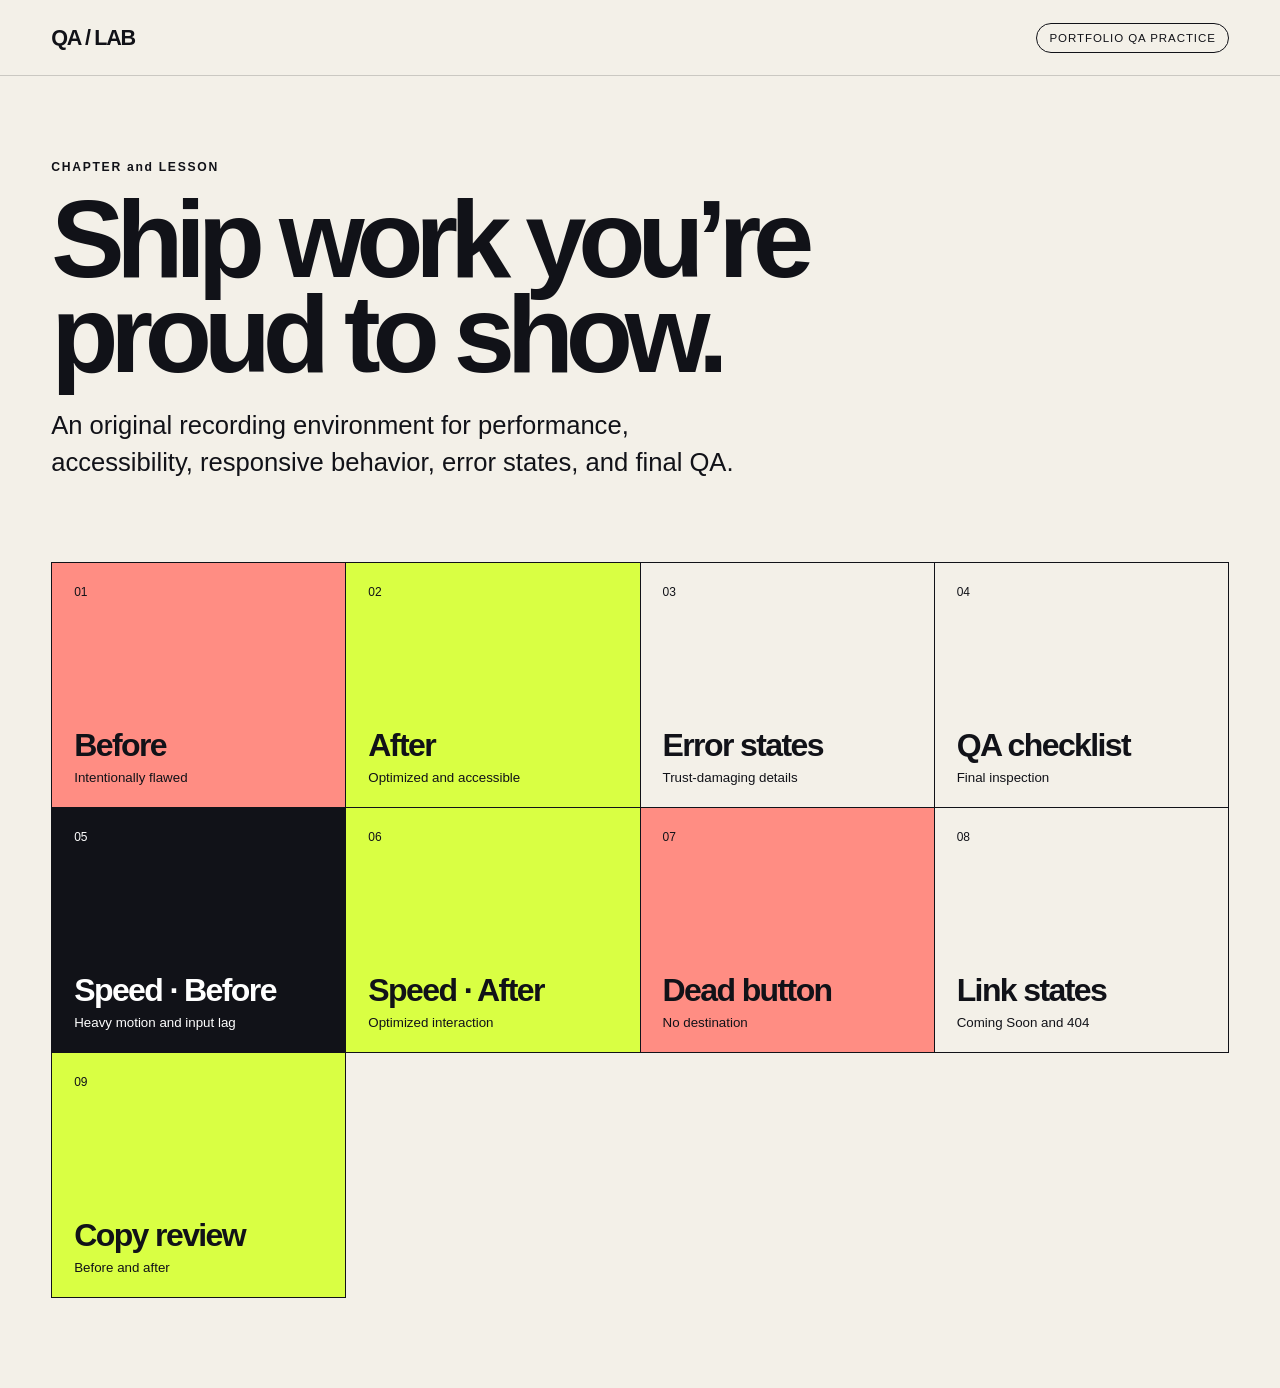
<file: index.html>
<!doctype html>
<html lang="en">
<head>
  <meta charset="utf-8">
  <meta name="viewport" content="width=device-width, initial-scale=1">
  <meta name="robots" content="noindex, nofollow">
  <title>Portfolio QA Demo Sample</title>
  <link rel="stylesheet" href="styles.css">
</head>
<body>
  <header class="topbar">
    <a class="brand" href="index.html">QA / LAB</a>
    <span class="demo-label">Portfolio QA Practice</span>
  </header>
  <main class="landing">
    <p class="eyebrow">CHAPTER and LESSON </p>
    <h1>Ship work you’re<br>proud to show.</h1>
    <p class="lede">An original recording environment for performance, accessibility, responsive behavior, error states, and final QA.</p>
    <section class="route-grid" aria-label="Demo pages">
      <a class="route-card bad" href="before.html"><span>01</span><strong>Before</strong><small>Intentionally flawed</small></a>
      <a class="route-card good" href="after.html"><span>02</span><strong>After</strong><small>Optimized and accessible</small></a>
      <a class="route-card" href="error-states.html"><span>03</span><strong>Error states</strong><small>Trust-damaging details</small></a>
      <a class="route-card" href="qa-checklist.html"><span>04</span><strong>QA checklist</strong><small>Final inspection</small></a>
      <a class="route-card slow" href="slow-interaction.html"><span>05</span><strong>Speed · Before</strong><small>Heavy motion and input lag</small></a>
      <a class="route-card good" href="optimized-interaction.html"><span>06</span><strong>Speed · After</strong><small>Optimized interaction</small></a>
      <a class="route-card bad" href="dead-button.html"><span>07</span><strong>Dead button</strong><small>No destination</small></a>
      <a class="route-card" href="coming-soon.html"><span>08</span><strong>Link states</strong><small>Coming Soon and 404</small></a>
      <a class="route-card good" href="copy-review.html"><span>09</span><strong>Copy review</strong><small>Before and after</small></a>
    </section>
  </main>
</body>
</html>
</file>
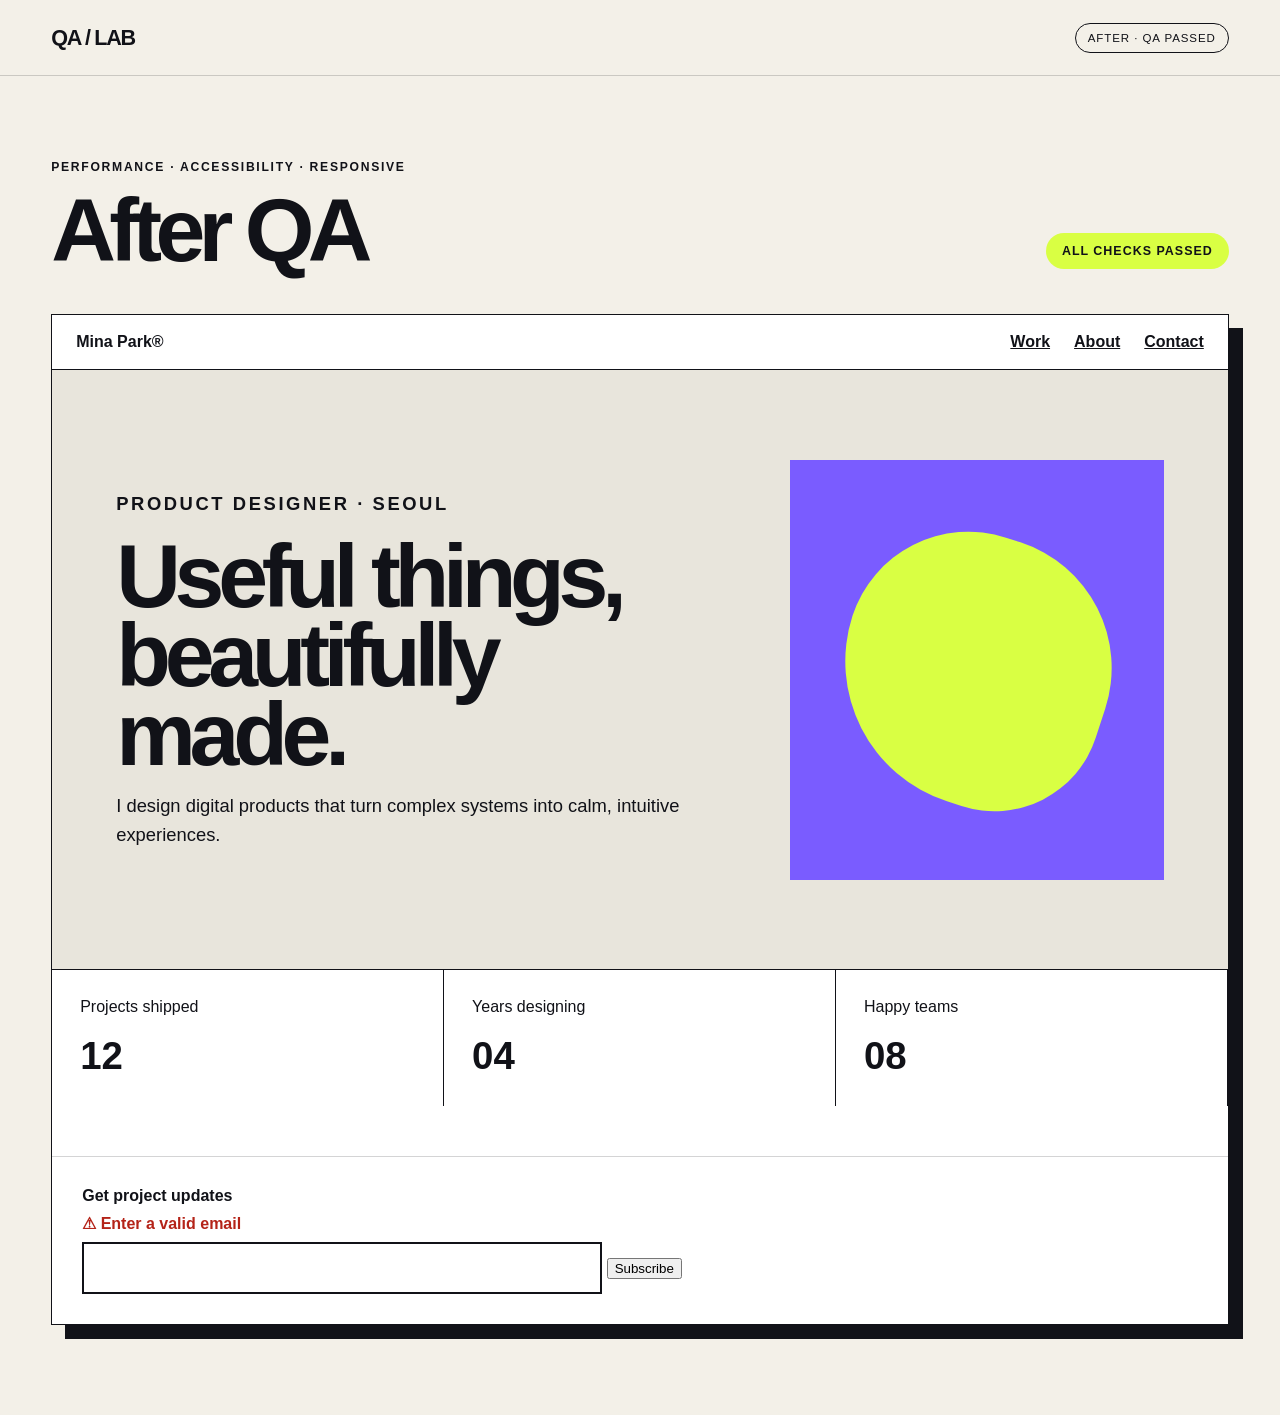
<file: after.html>
<!doctype html>
<html lang="en">
<head>
  <meta charset="utf-8">
  <meta name="viewport" content="width=device-width, initial-scale=1">
  <meta name="robots" content="noindex, nofollow">
  <title>After — Portfolio QA Demo</title>
  <link rel="stylesheet" href="styles.css">
</head>
<body>
  <header class="topbar"><a class="brand" href="index.html">QA / LAB</a><span class="demo-label">After · QA passed</span></header>
  <main class="case">
    <div class="case-head"><div><p class="eyebrow">PERFORMANCE · ACCESSIBILITY · RESPONSIVE</p><h1>After QA</h1></div><span class="status-pill pass">ALL CHECKS PASSED</span></div>
    <div class="project-shell">
      <nav class="project-nav" aria-label="Portfolio navigation"><span>Mina Park®</span><span class="project-links"><a href="#work">Work</a><a href="#about">About</a><a href="#contact">Contact</a></span></nav>
      <section class="hero">
        <div><p class="eyebrow">PRODUCT DESIGNER · SEOUL</p><h2>Useful things, beautifully made.</h2><p>I design digital products that turn complex systems into calm, intuitive experiences.</p></div>
        <div class="poster" role="img" aria-label="Abstract violet poster with a bright lime organic shape"><div class="poster-shape"></div></div>
      </section>
      <section class="metrics" id="work">
        <div class="metric"><span>Projects shipped</span><b>12</b></div><div class="metric"><span>Years designing</span><b>04</b></div><div class="metric"><span>Happy teams</span><b>08</b></div>
      </section>
      <form class="form-box" id="contact" novalidate><label class="field-label" for="email">Get project updates</label><p class="error-copy" id="email-error"><span aria-hidden="true">⚠</span> Enter a valid email</p><input id="email" type="email" required>
      <button type="submit">Subscribe</button>
      </form>
    </div>
  </main>
</body>
</html>
</file>
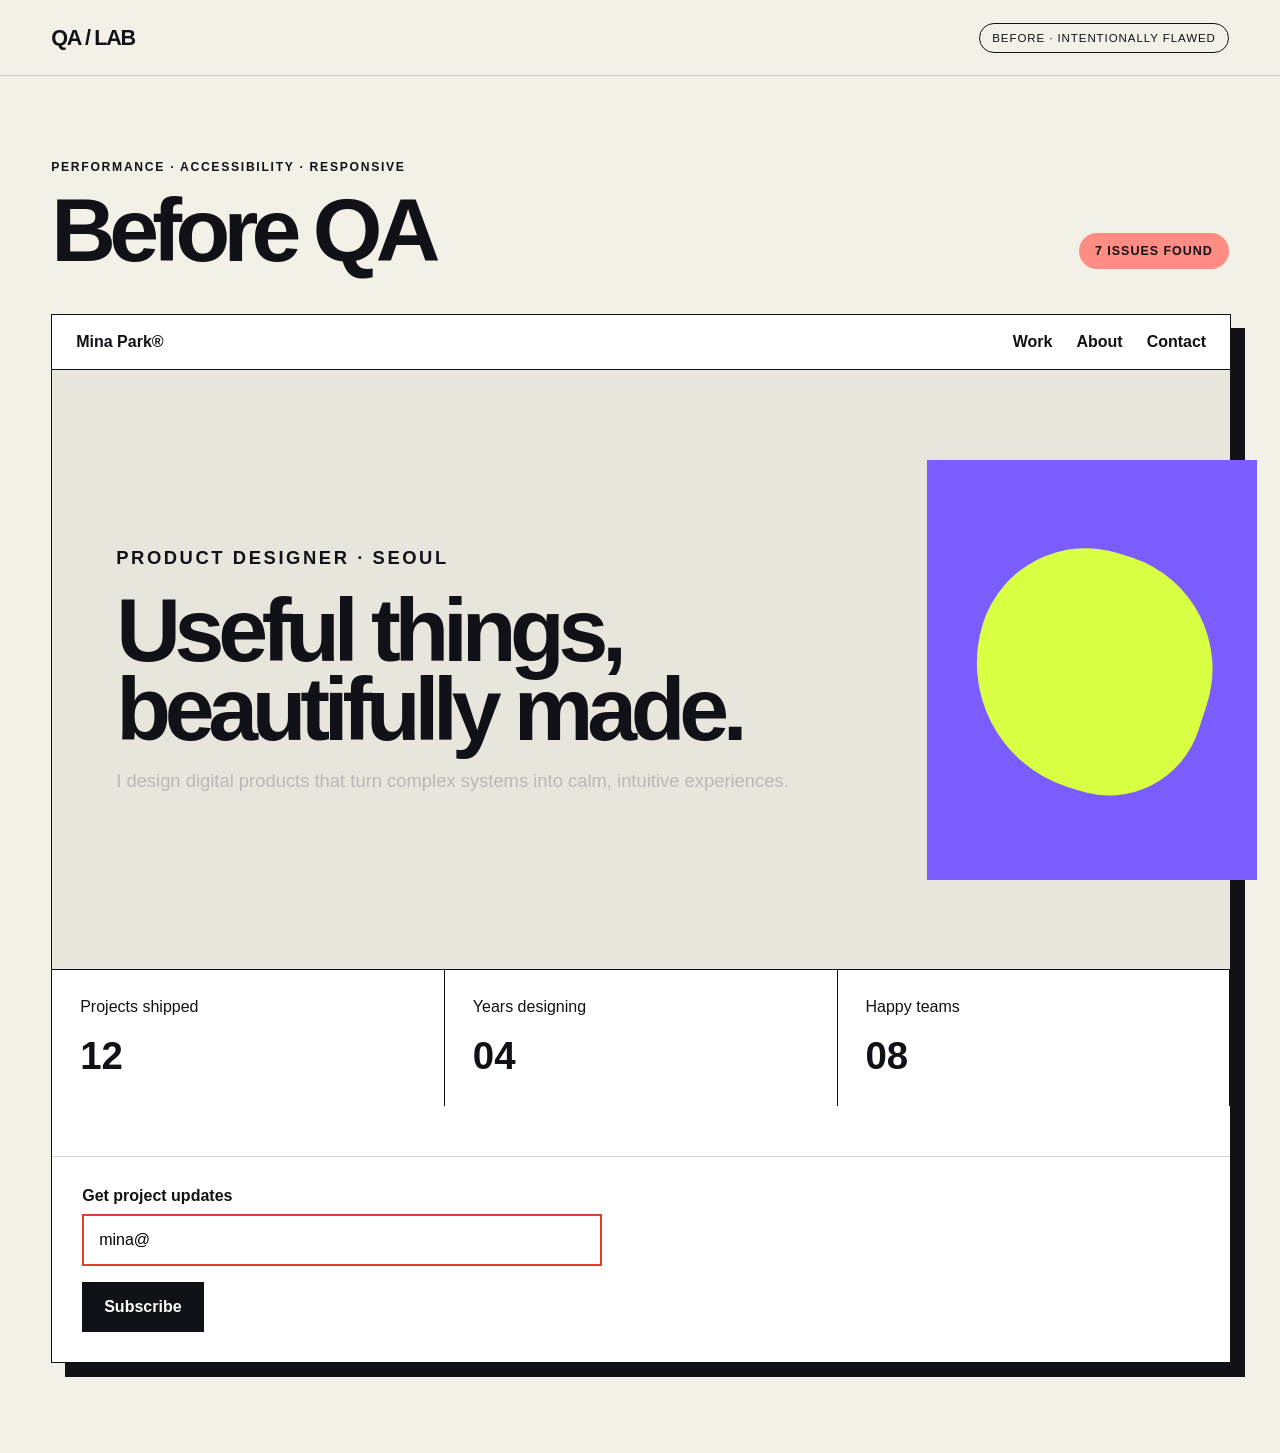
<file: before.html>
<!doctype html>
<html lang="en">
<head>
  <meta charset="utf-8">
  <meta name="viewport" content="width=device-width, initial-scale=1">
  <meta name="robots" content="noindex, nofollow">
  <title>Before — Portfolio QA Demo</title>
  <link rel="stylesheet" href="styles.css">
  <script>
    // Intentional render-blocking work for a measurable performance demonstration.
    const start = performance.now();
    while (performance.now() - start < 1800) Math.sqrt(Math.random() * 999999);
  </script>
</head>
<body class="before-page">
  <header class="topbar"><a class="brand" href="index.html">QA / LAB</a><span class="demo-label">Before · intentionally flawed</span></header>
  <main class="case">
    <div class="case-head"><div><p class="eyebrow">PERFORMANCE · ACCESSIBILITY · RESPONSIVE</p><h1>Before QA</h1></div><span class="status-pill fail">7 ISSUES FOUND</span></div>
    <div class="project-shell">
      <nav class="project-nav"><span>Mina Park®</span><span class="project-links"><span>Work</span><span>About</span><span>Contact</span></span></nav>
      <section class="hero">
        <div><p class="eyebrow">PRODUCT DESIGNER · SEOUL</p><h2>Useful things, beautifully made.</h2><p class="low-contrast">I design digital products that turn complex systems into calm, intuitive experiences.</p></div>
        <div class="poster noisy-card"><div class="poster-shape"></div></div>
      </section>
      <section class="metrics">
        <div class="metric"><span>Projects shipped</span><b>12</b></div><div class="metric"><span>Years designing</span><b>04</b></div><div class="metric"><span>Happy teams</span><b>08</b></div>
      </section>
      <section class="form-box"><label class="field-label" for="email">Get project updates</label><input class="error-input" id="email" value="mina@"><br><a class="primary-button" href="#">Subscribe</a></section>
    </div>
  </main>
  <script>
    // Excess DOM is intentional so PageSpeed/Lighthouse has something real to flag.
    const bin = document.createDocumentFragment();
    for (let i = 0; i < 1600; i++) { const n = document.createElement('i'); n.hidden = true; n.textContent = i; bin.appendChild(n); }
    document.body.appendChild(bin);
  </script>
</body>
</html>
</file>
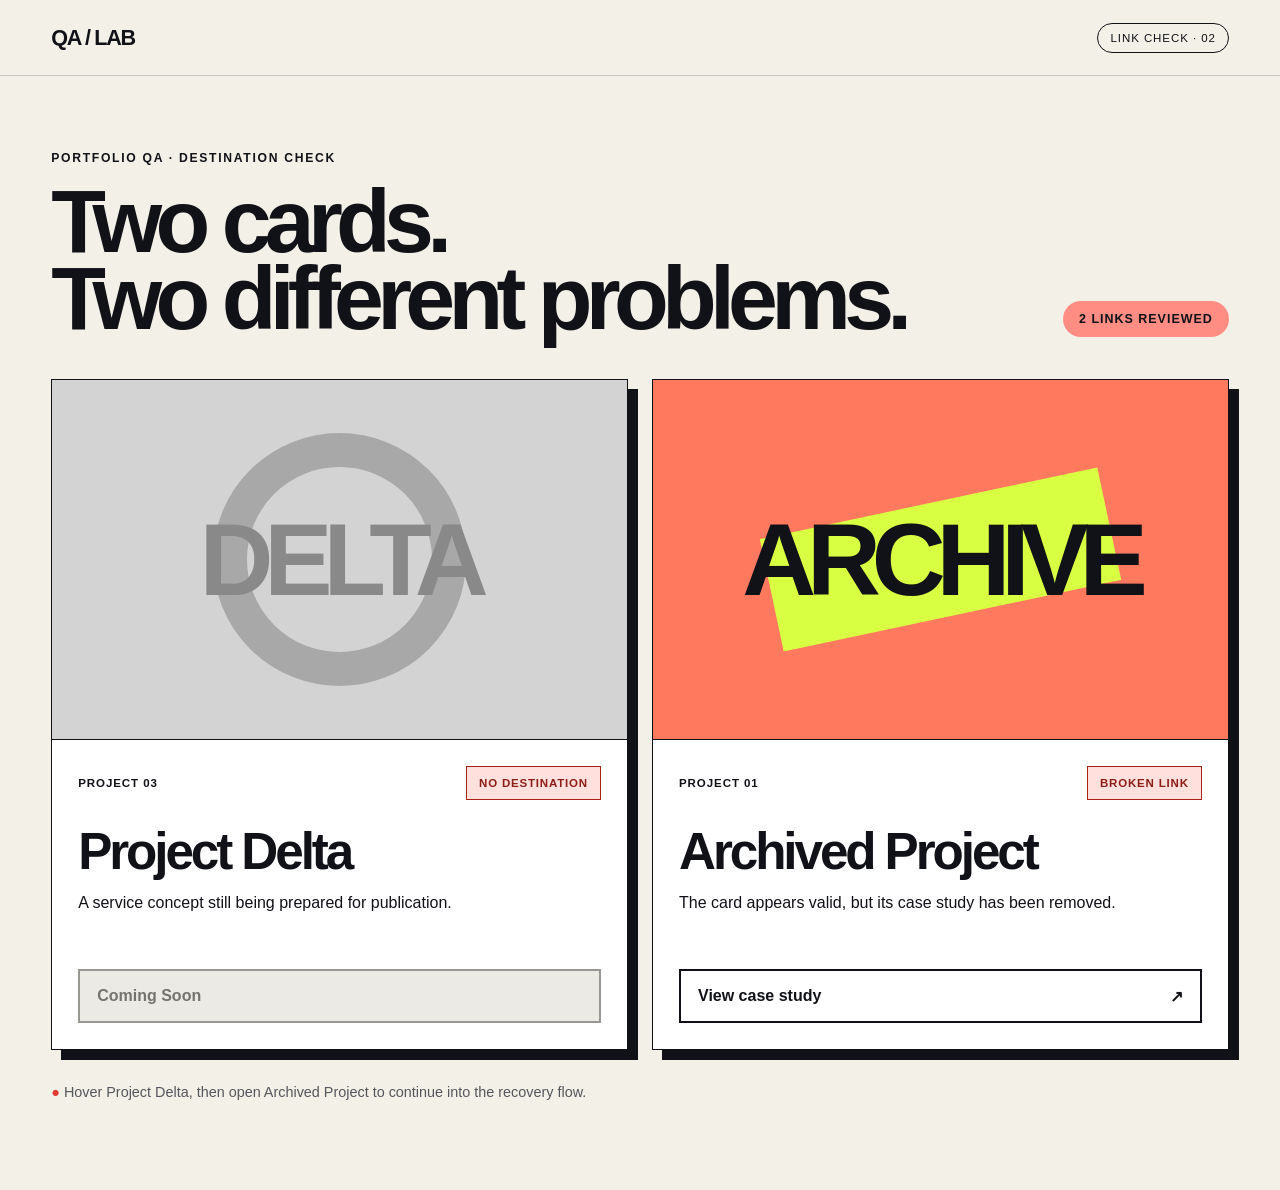
<file: coming-soon.html>
<!doctype html>
<html lang="en">
<head>
  <meta charset="utf-8">
  <meta name="viewport" content="width=device-width, initial-scale=1">
  <meta name="robots" content="noindex, nofollow">
  <title>Coming Soon and Broken Link — Portfolio QA Demo</title>
  <link rel="stylesheet" href="styles.css">
</head>
<body class="trust-page">
  <header class="topbar">
    <a class="brand" href="index.html">QA / LAB</a>
    <span class="demo-label">Link check · 02</span>
  </header>

  <main class="trust-case">
    <header class="trust-heading">
      <div>
        <p class="eyebrow">PORTFOLIO QA · DESTINATION CHECK</p>
        <h1>Two cards.<br>Two different problems.</h1>
      </div>
      <span class="status-pill fail">2 LINKS REVIEWED</span>
    </header>

    <section class="destination-grid" aria-label="Project destination examples">
      <article class="destination-card destination-disabled" aria-labelledby="delta-title">
        <div class="destination-art delta-art" aria-hidden="true"><span>DELTA</span><i></i></div>
        <div class="destination-copy">
          <div class="destination-topline"><span>PROJECT 03</span><span class="qa-flag">NO DESTINATION</span></div>
          <h2 id="delta-title">Project Delta</h2>
          <p>A service concept still being prepared for publication.</p>
          <span class="coming-status">Coming Soon</span>
        </div>
      </article>

      <a class="destination-card destination-link" href="404.html" aria-labelledby="archive-title">
        <div class="destination-art archive-art" aria-hidden="true"><span>ARCHIVE</span><i></i></div>
        <div class="destination-copy">
          <div class="destination-topline"><span>PROJECT 01</span><span class="qa-flag">BROKEN LINK</span></div>
          <h2 id="archive-title">Archived Project</h2>
          <p>The card appears valid, but its case study has been removed.</p>
          <span class="link-callout">View case study <span aria-hidden="true">↗</span></span>
        </div>
      </a>
    </section>

    <p class="recording-note"><span aria-hidden="true">●</span> Hover Project Delta, then open Archived Project to continue into the recovery flow.</p>
  </main>
</body>
</html>
</file>
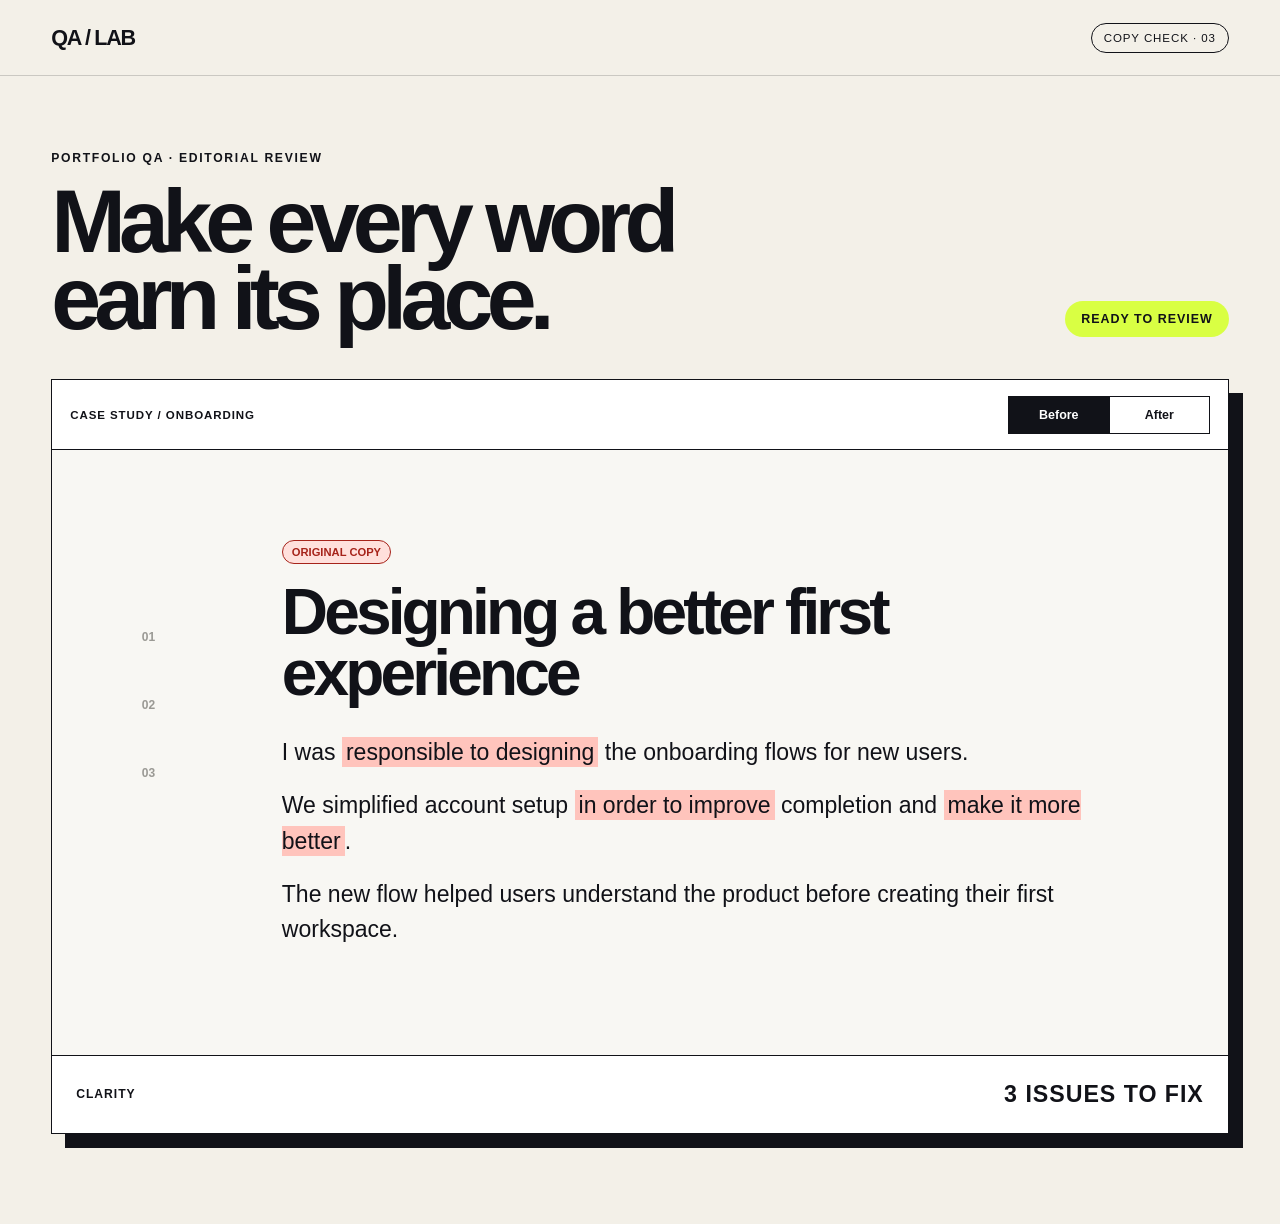
<file: copy-review.html>
<!doctype html>
<html lang="en">
<head>
  <meta charset="utf-8">
  <meta name="viewport" content="width=device-width, initial-scale=1">
  <meta name="robots" content="noindex, nofollow">
  <title>Copy Review — Portfolio QA Demo</title>
  <link rel="stylesheet" href="styles.css">
</head>
<body class="trust-page copy-review-page">
  <header class="topbar">
    <a class="brand" href="index.html">QA / LAB</a>
    <span class="demo-label">Copy check · 03</span>
  </header>

  <main class="trust-case">
    <header class="trust-heading copy-heading">
      <div>
        <p class="eyebrow">PORTFOLIO QA · EDITORIAL REVIEW</p>
        <h1>Make every word<br>earn its place.</h1>
      </div>
      <span class="status-pill pass" id="copy-status">READY TO REVIEW</span>
    </header>

    <section class="copy-workspace" data-copy-state="before" aria-live="polite">
      <div class="copy-toolbar">
        <span>CASE STUDY / ONBOARDING</span>
        <div class="copy-toggle" aria-label="Copy version">
          <button type="button" data-version="before" aria-pressed="true">Before</button>
          <button type="button" data-version="after" aria-pressed="false">After</button>
        </div>
      </div>

      <article class="copy-document before-copy" aria-labelledby="before-copy-title">
        <div class="copy-margin"><span>01</span><span>02</span><span>03</span></div>
        <div>
          <span class="tag fail">ORIGINAL COPY</span>
          <h2 id="before-copy-title">Designing a better first experience</h2>
          <p>I was <mark>responsible to designing</mark> the onboarding flows for new users.</p>
          <p>We simplified account setup <mark>in order to improve</mark> completion and <mark>make it more better</mark>.</p>
          <p>The new flow helped users understand the product before creating their first workspace.</p>
        </div>
      </article>

      <article class="copy-document after-copy" aria-labelledby="after-copy-title" hidden>
        <div class="copy-margin"><span>✓</span><span>✓</span><span>✓</span></div>
        <div>
          <span class="tag pass">REVISED COPY</span>
          <h2 id="after-copy-title">Designing a better first experience</h2>
          <p>I <mark>designed</mark> the onboarding flow for new users.</p>
          <p>We simplified account setup <mark>to improve</mark> completion and <mark>make it clearer</mark>.</p>
          <p>The new flow helped users understand the product before creating their first workspace.</p>
        </div>
      </article>

      <footer class="copy-result"><span>Clarity</span><strong id="copy-result-text">3 ISSUES TO FIX</strong></footer>
    </section>
  </main>

  <script>
    const workspace = document.querySelector('.copy-workspace');
    const beforeCopy = document.querySelector('.before-copy');
    const afterCopy = document.querySelector('.after-copy');
    const status = document.querySelector('#copy-status');
    const result = document.querySelector('#copy-result-text');
    document.querySelectorAll('[data-version]').forEach((button) => {
      button.addEventListener('click', () => {
        const showAfter = button.dataset.version === 'after';
        workspace.dataset.copyState = showAfter ? 'after' : 'before';
        beforeCopy.hidden = showAfter;
        afterCopy.hidden = !showAfter;
        status.textContent = showAfter ? '3 COPY ISSUES FIXED' : 'READY TO REVIEW';
        result.textContent = showAfter ? '3 COPY ISSUES FIXED' : '3 ISSUES TO FIX';
        document.querySelectorAll('[data-version]').forEach((item) => item.setAttribute('aria-pressed', String(item === button)));
      });
    });
  </script>
</body>
</html>
</file>
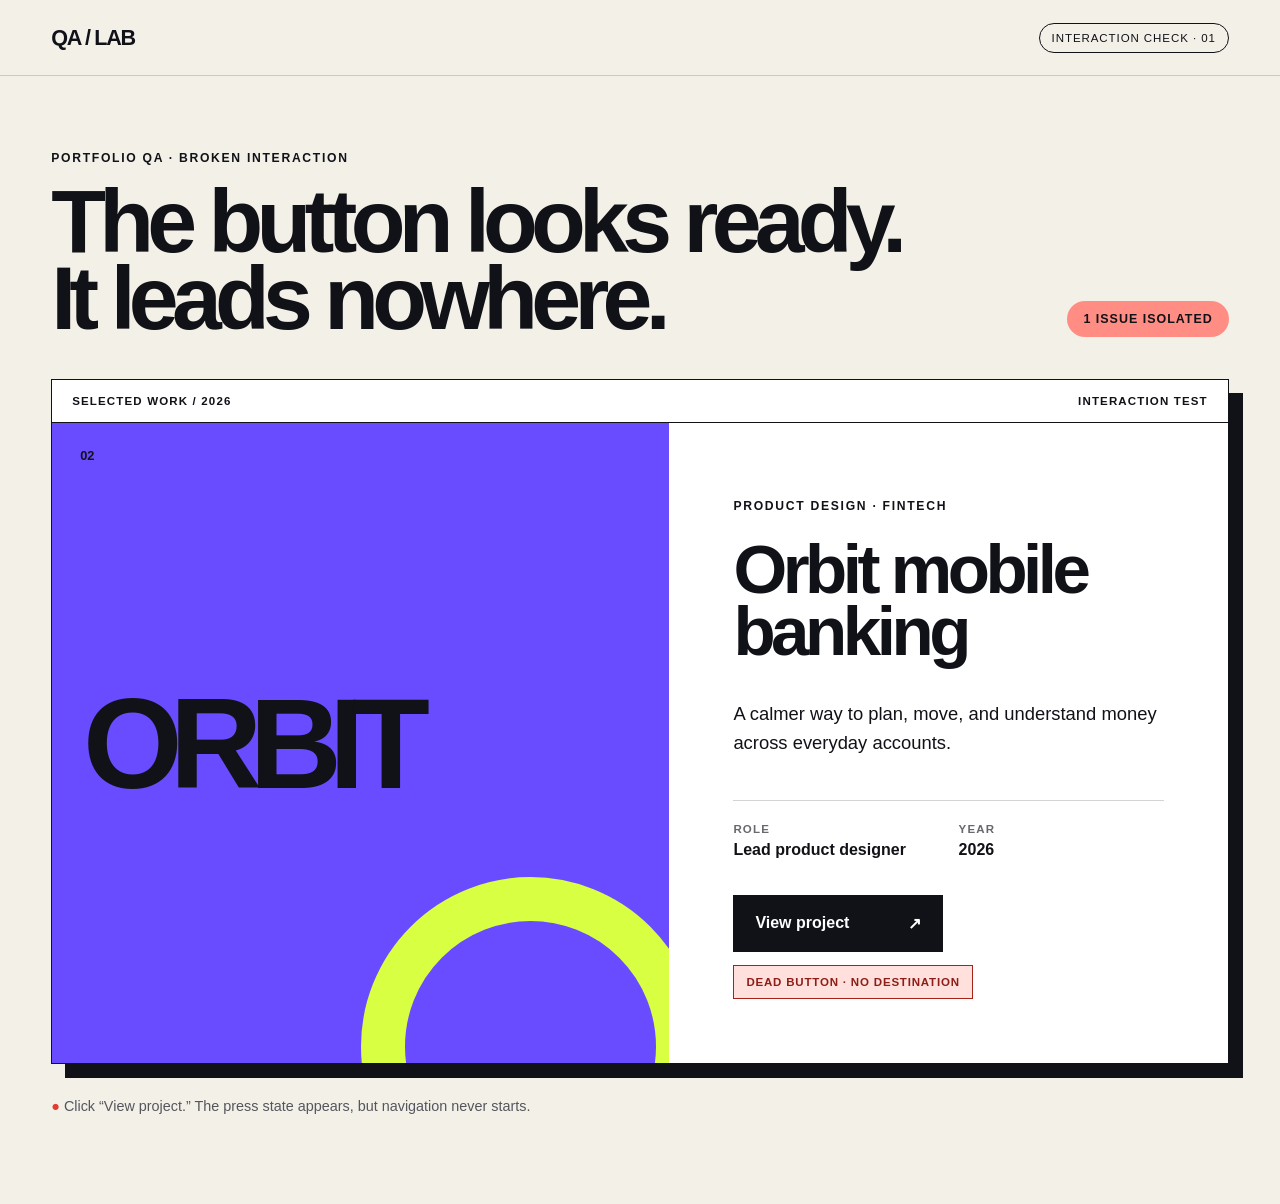
<file: dead-button.html>
<!doctype html>
<html lang="en">
<head>
  <meta charset="utf-8">
  <meta name="viewport" content="width=device-width, initial-scale=1">
  <meta name="robots" content="noindex, nofollow">
  <title>Dead Button — Portfolio QA Demo</title>
  <link rel="stylesheet" href="styles.css">
</head>
<body class="trust-page dead-button-page">
  <header class="topbar">
    <a class="brand" href="index.html">QA / LAB</a>
    <span class="demo-label">Interaction check · 01</span>
  </header>

  <main class="trust-case">
    <header class="trust-heading">
      <div>
        <p class="eyebrow">PORTFOLIO QA · BROKEN INTERACTION</p>
        <h1>The button looks ready.<br>It leads nowhere.</h1>
      </div>
      <span class="status-pill fail">1 ISSUE ISOLATED</span>
    </header>

    <section class="project-stage" aria-labelledby="project-title">
      <div class="project-stage-bar">
        <span>SELECTED WORK / 2026</span>
        <span>INTERACTION TEST</span>
      </div>
      <article class="feature-project">
        <div class="feature-project-art" aria-hidden="true">
          <span class="art-index">02</span>
          <span class="art-word">ORBIT</span>
          <span class="art-disc"></span>
        </div>
        <div class="feature-project-copy">
          <p class="eyebrow">PRODUCT DESIGN · FINTECH</p>
          <h2 id="project-title">Orbit mobile banking</h2>
          <p>A calmer way to plan, move, and understand money across everyday accounts.</p>
          <dl class="project-meta">
            <div><dt>Role</dt><dd>Lead product designer</dd></div>
            <div><dt>Year</dt><dd>2026</dd></div>
          </dl>
          <div class="dead-action-row">
            <button class="dead-project-button" type="button">
              <span>View project</span><span aria-hidden="true">↗</span>
            </button>
            <span class="qa-flag">DEAD BUTTON · NO DESTINATION</span>
          </div>
        </div>
      </article>
    </section>

    <p class="recording-note"><span aria-hidden="true">●</span> Click “View project.” The press state appears, but navigation never starts.</p>
  </main>
</body>
</html>
</file>
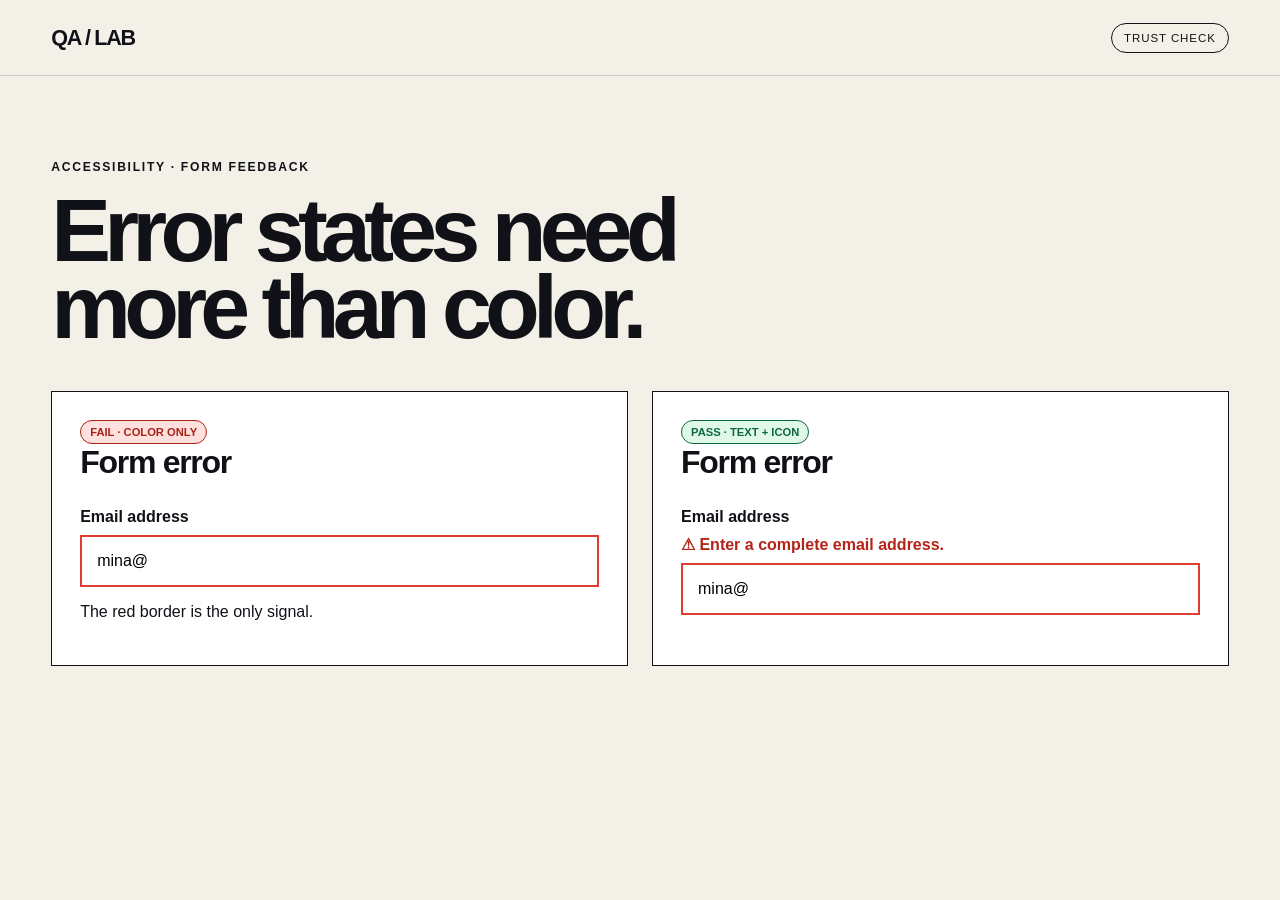
<file: error-states.html>
<!doctype html>
<html lang="en">
<head><meta charset="utf-8"><meta name="viewport" content="width=device-width, initial-scale=1"><meta name="robots" content="noindex, nofollow"><title>Error States — Portfolio QA Demo</title><link rel="stylesheet" href="styles.css"></head>
<body>
  <header class="topbar"><a class="brand" href="index.html">QA / LAB</a><span class="demo-label">Trust check</span></header>
  <main class="case">
    <div class="case-head"><div><p class="eyebrow">ACCESSIBILITY · FORM FEEDBACK</p><h1>Error states need<br>more than color.</h1></div></div>
    <section class="comparison-grid">
      <article class="panel"><span class="tag fail">FAIL · COLOR ONLY</span><h2>Form error</h2><label class="field-label" for="bad-email">Email address</label><input class="error-input" id="bad-email" value="mina@"><p>The red border is the only signal.</p></article>
      <article class="panel"><span class="tag pass">PASS · TEXT + ICON</span><h2>Form error</h2><label class="field-label" for="good-email">Email address</label><p class="error-copy" id="good-error"><span aria-hidden="true">⚠</span> Enter a complete email address.</p><input class="error-input" id="good-email" value="mina@" aria-invalid="true" aria-describedby="good-error"></article>
    </section>
  </main>
</body>
</html>
</file>
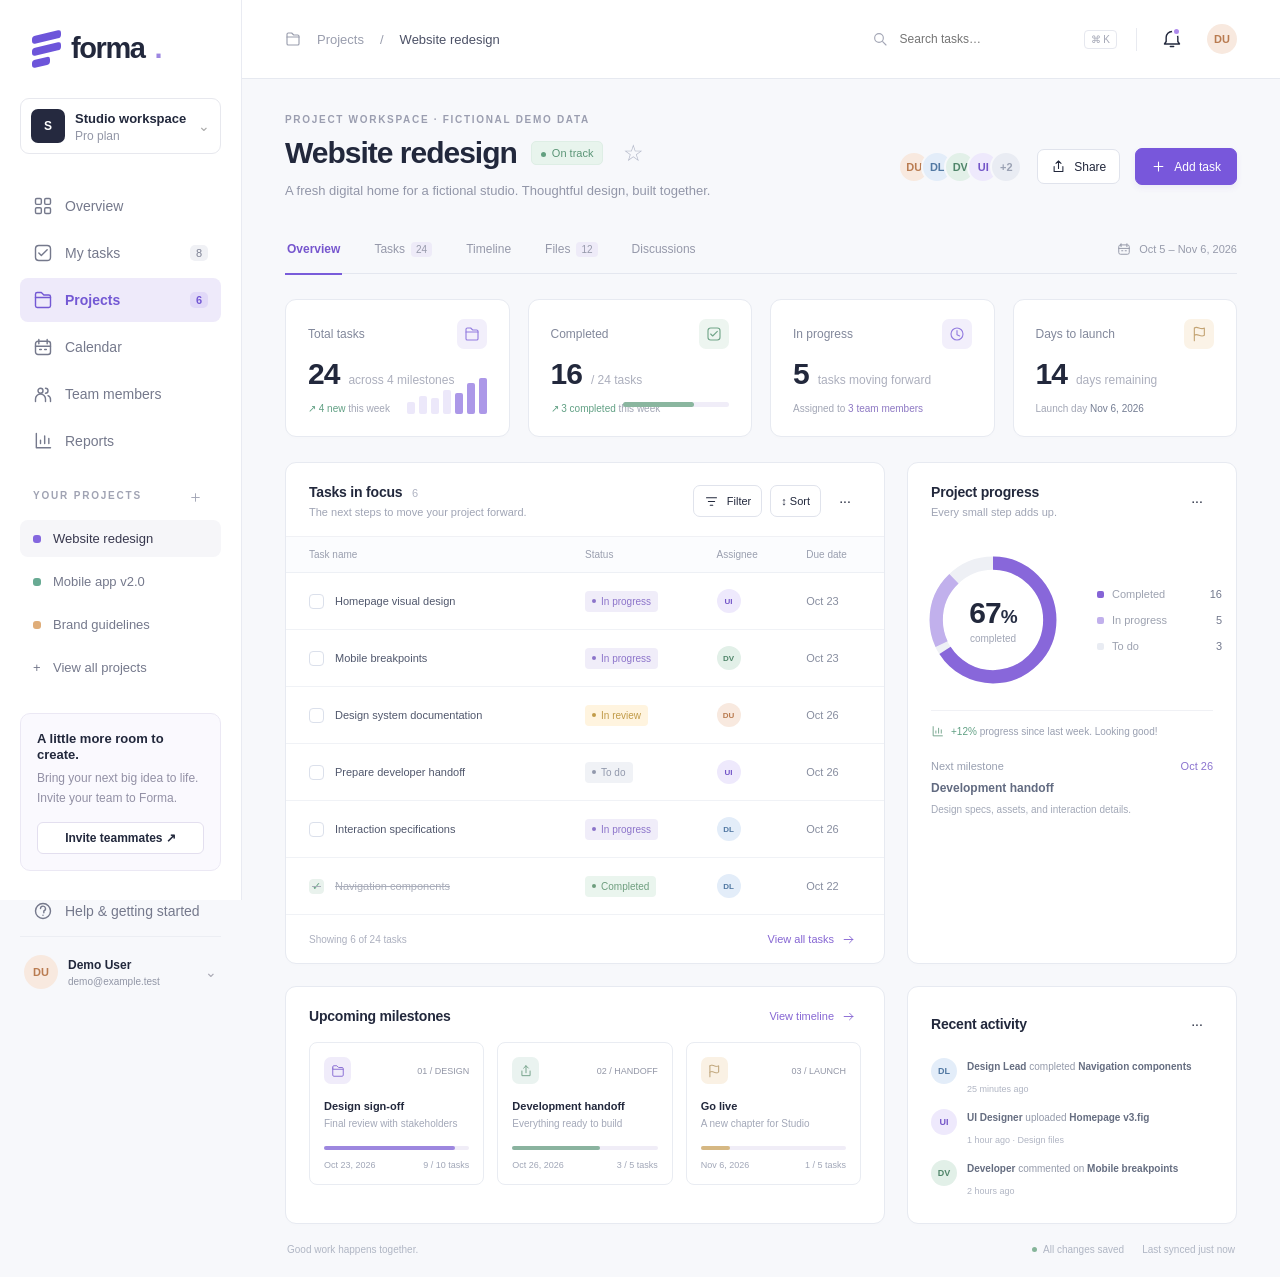
<file: forma-dashboard.html>
<!doctype html>
<html lang="en"><head><meta charset="utf-8"><meta name="viewport" content="width=device-width,initial-scale=1"><title>Forma — Website redesign</title>
<style>
*{box-sizing:border-box}body{margin:0;background:#f7f8fb;color:#22283c;font-family:Inter,-apple-system,BlinkMacSystemFont,"Segoe UI",sans-serif;font-size:14px;-webkit-font-smoothing:antialiased}button,input{font:inherit}button,a{transition:background .16s,box-shadow .16s}button{cursor:pointer}button:focus-visible,a:focus-visible,input:focus-visible{outline:3px solid #a597ff;outline-offset:3px}button{border:0;background:none;color:inherit}a{text-decoration:none;color:inherit}svg{width:20px;height:20px;fill:none;stroke:currentColor;stroke-width:1.7;stroke-linecap:round;stroke-linejoin:round;flex-shrink:0}.app{min-height:100vh;display:grid;grid-template-columns:242px 1fr}.sidebar{background:#fff;border-right:1px solid #e9ebf2;padding:32px 20px 20px;display:flex;flex-direction:column;position:fixed;width:242px;height:100vh}.brand{display:flex;align-items:center;gap:10px;font-size:29px;font-weight:740;letter-spacing:-1.4px;padding:0 12px 33px}.brandmark{width:29px;height:32px;display:grid;gap:4px;transform:skewY(-13deg)}.brandmark i{display:block;background:#6d55da;border-radius:3px}.brandmark i:last-child{width:18px}.workspace{display:flex;align-items:center;gap:10px;border:1px solid #e7e8ee;border-radius:9px;padding:10px;margin-bottom:27px}.workspace strong{font-size:13px}.small{font-size:12px;color:#9296a6}.avatar{display:inline-flex;align-items:center;justify-content:center;background:#eee9fc;color:#7355c8;font-size:11px;font-weight:700;border-radius:50%;width:30px;height:30px;flex-shrink:0}.av-blue{background:#e3edf9;color:#5279a3}.av-green{background:#e2f0e8;color:#50856a}.av-orange{background:#f8e9df;color:#b97b50}.square{border-radius:7px;background:#25293f;color:white;width:34px;height:34px;font-size:12px}.nav{display:flex;align-items:center;gap:12px;padding:12px 13px;border-radius:8px;color:#75798c;margin:3px 0;font-weight:500}.nav:hover{background:#f5f3fc}.nav.active{background:#eeeafa;color:#7358d4;font-weight:650}.badge{margin-left:auto;font-size:11px;background:#f0f1f5;color:#7c8093;border-radius:5px;padding:2px 6px}.nav.active .badge{background:#e1d9f8;color:#7358d4}.section-label{display:flex;justify-content:space-between;padding:24px 13px 10px;font-size:10px;letter-spacing:1.8px;color:#a0a3b3;font-weight:650}.dot{width:8px;height:8px;border-radius:3px;background:#8467df;display:inline-block;flex-shrink:0}.dot.green{background:#68aa93}.dot.orange{background:#dfad79}.nav.project{font-size:13px;padding:11px 13px}.nav.project.current{color:#38384e;background:#f6f6f9}.sidebar-bottom{margin-top:auto}.upgrade{border:1px solid #ebe8f4;background:#faf9fe;border-radius:10px;padding:16px;margin:24px 0 18px}.upgrade strong{font-size:13px}.upgrade p{font-size:12px;color:#9290a5;line-height:1.65;margin:7px 0 13px}.upgrade button{background:white;width:100%;border:1px solid #e3dfef;border-radius:6px;padding:8px;font-size:12px;font-weight:600}.account{border-top:1px solid #eceef3;display:flex;align-items:center;gap:10px;padding:18px 4px 0}.main{grid-column:2}.topbar{height:79px;border-bottom:1px solid #e6e9f0;display:flex;align-items:center;justify-content:space-between;padding:0 43px;background:#fff}.crumb{display:flex;align-items:center;gap:16px;color:#999dad;font-size:13px}.crumb b{color:#4c5166;font-weight:500}.actions{display:flex;align-items:center;gap:19px}.search{display:flex;align-items:center;gap:10px;color:#a3a6b5}.search input{width:176px;border:0;outline:none;font-size:12px}.key{border:1px solid #e6e8ef;border-radius:4px;padding:3px 6px;font-size:10px}.iconbtn{height:32px;width:32px;display:inline-flex;align-items:center;justify-content:center;border-radius:7px}.iconbtn:hover{background:#f0edf9}.notification{position:relative}.notification:after{content:'';position:absolute;right:7px;top:4px;width:5px;height:5px;background:#ad89ec;border:2px solid white;border-radius:50%}.content{max-width:1750px;margin:auto;padding:35px 43px 22px}.eyebrow{font-size:10px;letter-spacing:1.7px;font-weight:650;color:#9b9eb0;margin-bottom:10px}.projecthead{display:flex;align-items:center;justify-content:space-between}.titleline{display:flex;align-items:center;gap:14px}h1{font-size:30px;letter-spacing:-1px;line-height:1.2;margin:0;font-weight:670}.status{font-size:11px;background:#e8f4ed;color:#5b9577;border:1px solid #deeee5;padding:5px 9px;border-radius:5px}.status:before{content:' ';display:inline-block;background:#62a080;width:5px;height:5px;border-radius:50%;margin-right:6px}.description{font-size:13px;color:#9296a8;margin:12px 0 0}.headright{display:flex;align-items:center;gap:15px}.avatars{display:flex;padding-left:9px}.avatars .avatar{margin-left:-9px;border:2px solid #f7f8fb;width:32px;height:32px}.outline{border:1px solid #e0e3ec;background:#fff;border-radius:7px;padding:9px 13px;font-size:12px;display:inline-flex;gap:8px;align-items:center}.outline svg{width:15px;height:15px}.purple{background:#7857db;color:white;border:1px solid #7857db;border-radius:7px;padding:10px 15px;font-size:12px;display:inline-flex;gap:8px;align-items:center;box-shadow:0 3px 6px #7050cd16}.purple:hover{background:#6848cc}.purple svg{width:15px;height:15px}.tabs{display:flex;align-items:center;gap:30px;border-bottom:1px solid #e4e7ef;margin-top:27px;height:49px}.tab{height:49px;color:#9699aa;position:relative;font-size:12px;padding:0 2px}.tab.selected{color:#7656ce;font-weight:650}.tab.selected:after{content:'';height:2px;background:#795cda;position:absolute;bottom:-1px;left:0;right:0}.tab .count{background:#eeebf8;font-size:10px;padding:2px 5px;border-radius:4px;margin-left:6px}.date{margin-left:auto;display:flex;gap:8px;align-items:center;color:#979bab;font-size:11px}.date svg{width:14px;height:14px}.stats{display:grid;grid-template-columns:repeat(4,1fr);gap:18px;margin:25px 0}.card{background:#fff;border:1px solid #e7eaf1;border-radius:11px;box-shadow:0 2px 2px #242c4802}.stat{padding:19px 22px;min-height:138px;position:relative;overflow:hidden}.stat-top{display:flex;justify-content:space-between;align-items:center;color:#82889b;font-size:12px}.stat-icon{display:grid;place-items:center;width:30px;height:30px;border-radius:7px;background:#f2effb;color:#947de0}.stat-icon svg{width:16px;height:16px}.stat-value{display:flex;align-items:baseline;gap:9px;margin-top:8px}.stat-value strong{font-size:30px;letter-spacing:-1px;font-weight:650}.stat-value span{font-size:12px;color:#acafbd}.stat-foot{font-size:10px;color:#a2a6b5;margin-top:12px}.good{color:#61a084!important}.mini-bars{position:absolute;bottom:22px;right:22px;display:flex;align-items:end;gap:4px;height:37px}.mini-bars i{width:8px;background:#ece8fa;border-radius:2px}.mini-bars i:nth-last-child(-n+3){background:#ac98e8}.progress-small{height:5px;border-radius:4px;background:#f0edf8;width:106px;position:absolute;right:22px;bottom:29px}.progress-small i{display:block;width:68%;height:100%;background:#8e75dd;border-radius:4px}.grid{display:grid;grid-template-columns:minmax(600px,1.75fr) minmax(330px,1fr);gap:22px}.card-head{display:flex;align-items:center;justify-content:space-between;padding:21px 23px 18px}h2{font-size:14px;letter-spacing:-.2px;margin:0;font-weight:640}.muted{color:#a0a5b5}.card-head p{font-size:11px;color:#a0a5b5;margin:6px 0 0}.toolbar{display:flex;gap:8px}.toolbar .outline{padding:6px 10px;font-size:11px}.tasks{width:100%;border-collapse:collapse;table-layout:fixed}.tasks th{text-align:left;background:#fbfcfe;border-top:1px solid #f0f1f5;border-bottom:1px solid #edf0f5;padding:12px 12px;color:#9a9faf;font-size:10px;font-weight:500}.tasks td{border-bottom:1px solid #f0f2f6;padding:16px 12px;font-size:11px;color:#878d9f}.tasks th:first-child,.tasks td:first-child{padding-left:23px;width:48%}.tasks th:nth-child(2){width:22%}.tasks th:nth-child(3){width:15%}.tasktitle{display:flex;align-items:center;gap:11px;color:#50576c;font-weight:500}.check{width:15px;height:15px;border:1px solid #dbe0eb;border-radius:4px;display:flex;align-items:center;justify-content:center;flex-shrink:0;cursor:pointer}.check.checked{background:#e9f2ed;border-color:#e9f2ed;color:#67a486}.check.checked:after{content:'✓';font-size:11px}.tasktitle.done{color:#a9adba;text-decoration:line-through}.pill{font-size:10px;border-radius:4px;display:inline-flex;align-items:center;gap:5px;padding:5px 7px;white-space:nowrap;background:#f0edf9;color:#8c74ca}.pill:before{content:'';width:4px;height:4px;border-radius:50%;background:currentColor}.pill.review{background:#fff4df;color:#c19b49}.pill.todo{background:#f0f2f6;color:#9299ac}.pill.complete{background:#eaf5ee;color:#6e9e7e}.tasks .avatar{width:24px;height:24px;font-size:8px}.table-footer{height:48px;padding:0 23px;display:flex;align-items:center;justify-content:space-between;color:#acb0bf;font-size:10px}.textlink{font-size:11px;color:#8666d3;display:flex;align-items:center;gap:8px}.textlink svg{width:13px;height:13px}.chart-card{padding-bottom:16px}.chart-body{display:flex;align-items:center;justify-content:center;gap:33px;padding:13px 25px 19px}.ring{width:142px;height:142px;position:relative}.ring svg{width:142px;height:142px;transform:rotate(-90deg);stroke-linecap:butt}.ring-center{position:absolute;inset:0;display:flex;flex-direction:column;justify-content:center;align-items:center}.ring-center strong{font-size:30px;letter-spacing:-1px;font-weight:650}.ring-center span{font-size:10px;color:#a0a5b5;margin-top:3px}.legend{min-width:125px}.legend div{display:flex;align-items:center;gap:8px;margin:14px 0;font-size:11px;color:#9da2b0}.legend i{height:7px;width:7px;border-radius:2px;background:#8564d6}.legend b{margin-left:auto;padding-left:17px;color:#73798d;font-size:11px;font-weight:500}.chart-note{border-top:1px solid #f0f1f5;margin:0 23px;padding-top:14px;display:flex;align-items:center;gap:7px;font-size:10px;color:#9aa0b1}.chart-note svg{width:13px;height:13px;color:#70a289}.bottomgrid{display:grid;grid-template-columns:minmax(600px,1.75fr) minmax(330px,1fr);gap:22px;margin-top:22px}.milestones{display:grid;grid-template-columns:repeat(3,1fr);padding:0 23px 23px;gap:13px}.milestone{border:1px solid #e9ecf2;border-radius:8px;padding:14px}.milestone-top{display:flex;align-items:center;justify-content:space-between;margin-bottom:16px}.milestone-icon{width:27px;height:27px;background:#f0ecfa;color:#8d72d5;border-radius:7px;display:grid;place-items:center}.milestone-icon svg{width:14px;height:14px}.milestone h3{font-size:11px;font-weight:550;margin:0 0 6px}.milestone p{font-size:10px;color:#a3a8b8;margin:0}.bar{height:4px;background:#f0edf7;margin:17px 0 10px;border-radius:3px}.bar i{display:block;background:#9d87df;height:4px;border-radius:3px}.milestone-bottom{display:flex;justify-content:space-between;font-size:9px;color:#a0a6b7}.activity{padding:0 23px 12px}.event{display:flex;gap:10px;position:relative;padding-bottom:14px}.event .avatar{width:26px;height:26px;font-size:9px}.event p{margin:1px 0 5px;font-size:10px;color:#9399a9;line-height:1.5}.event b{font-weight:600;color:#656d80}.event time{font-size:9px;color:#b0b5c3}.footer{display:flex;justify-content:space-between;color:#b0b6c4;font-size:10px;padding:20px 2px 0}.live{display:flex;gap:6px;align-items:center}.live i{height:5px;width:5px;border-radius:50%;background:#86b59a}.toast{position:fixed;bottom:25px;left:50%;background:#272b40;color:white;border-radius:9px;padding:12px 20px;box-shadow:0 8px 30px #24283833;z-index:5;font-size:13px;display:none}.overlay{position:fixed;inset:0;background:#20203944;display:none;align-items:center;justify-content:center;z-index:10}.dialog{width:430px;background:white;border-radius:14px;padding:27px;box-shadow:0 20px 80px #20203933}.dialog h2{font-size:20px}.dialog label{display:block;font-size:12px;margin:24px 0 8px;color:#74798d}.dialog input{width:100%;border:1px solid #dedfeb;border-radius:7px;padding:12px}.dialog-actions{display:flex;justify-content:end;gap:8px;margin-top:22px}@media(min-width:1650px){.content{padding-top:42px}.stat{min-height:151px}.tasks td{padding-top:20px;padding-bottom:20px}.chart-body{padding-top:32px;padding-bottom:33px}.ring,.ring svg{width:167px;height:167px}.milestone{padding:19px}.event{padding-bottom:18px}.bottomgrid{margin-top:24px}}@media(max-width:1180px){.sidebar{width:205px}.app{grid-template-columns:205px 1fr}.content{padding:25px}.topbar{padding:0 25px}.grid,.bottomgrid{grid-template-columns:1fr}.headright .avatars{display:none}.stats{gap:10px}.stat{padding:15px}.mini-bars,.progress-small{display:none}}@media(max-width:760px){.sidebar{display:none}.app{display:block}.content{padding:20px}.topbar{height:64px;padding:0 20px}.search,.key,.date{display:none}.projecthead{align-items:flex-start;gap:15px}.headright{flex-wrap:wrap;justify-content:end;gap:7px}h1{font-size:24px}.titleline{flex-wrap:wrap}.stats{grid-template-columns:repeat(2,1fr)}.grid,.bottomgrid{display:block}.chart-card,.activity-card{margin-top:18px}.milestones{grid-template-columns:1fr}.tasks th:first-child,.tasks td:first-child{width:44%;padding-left:12px}.tasks td,.tasks th{padding-left:6px;padding-right:6px}.tasktitle{gap:6px}.tabs{gap:20px}.toolbar{display:none}.footer{gap:20px}}
</style></head><body>
<svg style="display:none" aria-hidden="true"><defs>
<symbol id="grid" viewBox="0 0 24 24"><rect x="3" y="3" width="7" height="7" rx="1.5"/><rect x="14" y="3" width="7" height="7" rx="1.5"/><rect x="3" y="14" width="7" height="7" rx="1.5"/><rect x="14" y="14" width="7" height="7" rx="1.5"/></symbol>
<symbol id="check" viewBox="0 0 24 24"><rect x="3" y="3" width="18" height="18" rx="4"/><path d="m7 12 3 3 7-7"/></symbol>
<symbol id="folder" viewBox="0 0 24 24"><path d="M3 7V5a2 2 0 0 1 2-2h5l3 3h6a2 2 0 0 1 2 2v11a2 2 0 0 1-2 2H5a2 2 0 0 1-2-2V7Z"/><path d="M3 9h18"/></symbol>
<symbol id="calendar" viewBox="0 0 24 24"><rect x="3" y="5" width="18" height="16" rx="3"/><path d="M7 3v5m10-5v5M3 11h18m-13 4h2m4 0h2"/></symbol>
<symbol id="users" viewBox="0 0 24 24"><circle cx="9" cy="8" r="3"/><path d="M3 21v-3a6 6 0 0 1 12 0v3m0-16a3 3 0 0 1 0 6m3 3a5 5 0 0 1 3 5v2"/></symbol>
<symbol id="chart" viewBox="0 0 24 24"><path d="M4 3v17h17M9 15v-4m5 4V6m5 9V9"/></symbol>
<symbol id="search-icon" viewBox="0 0 24 24"><circle cx="10.5" cy="10.5" r="6.5"/><path d="m16 16 5 5"/></symbol>
<symbol id="bell" viewBox="0 0 24 24"><path d="M5 10a7 7 0 0 1 14 0v5l2 3H3l2-3Zm5 11h4"/></symbol>
<symbol id="plus" viewBox="0 0 24 24"><path d="M12 5v14M5 12h14"/></symbol>
<symbol id="arrow" viewBox="0 0 24 24"><path d="M4 12h16m-6-6 6 6-6 6"/></symbol>
<symbol id="clock" viewBox="0 0 24 24"><circle cx="12" cy="12" r="9"/><path d="M12 7v6l4 2"/></symbol>
<symbol id="flag" viewBox="0 0 24 24"><path d="M5 22V3m0 0c5-4 9 4 15 0v11c-6 4-10-4-15 0"/></symbol>
<symbol id="filter-icon" viewBox="0 0 24 24"><path d="M4 6h16M7 12h10m-7 6h4"/></symbol>
<symbol id="share-icon" viewBox="0 0 24 24"><path d="M12 15V3m-4 4 4-4 4 4M5 12v8h14v-8"/></symbol>
<symbol id="help" viewBox="0 0 24 24"><circle cx="12" cy="12" r="9"/><path d="M9 9a3 3 0 1 1 4 3v2m-1 3h.01"/></symbol>
</defs></svg>
<div class="app"><aside class="sidebar"><a class="brand" href="#"><span class="brandmark"><i></i><i></i><i></i></span>forma<span style="color:#9d87e1">.</span></a>
<div class="workspace"><span class="avatar square">S</span><div><strong>Studio workspace</strong><div class="small" style="margin-top:3px">Pro plan</div></div><span style="margin-left:auto;color:#aaa">⌄</span></div>
<nav aria-label="Workspace"><a class="nav" href="#" data-notice="Workspace overview"><svg><use href="#grid"/></svg>Overview</a><a class="nav" href="#" data-notice="Your assigned tasks"><svg><use href="#check"/></svg>My tasks<span class="badge">8</span></a><a class="nav active" href="#"><svg><use href="#folder"/></svg>Projects<span class="badge">6</span></a><a class="nav" href="#" data-notice="Team calendar"><svg><use href="#calendar"/></svg>Calendar</a><a class="nav" href="#" data-notice="Workspace members"><svg><use href="#users"/></svg>Team members</a><a class="nav" href="#" data-notice="Project reporting"><svg><use href="#chart"/></svg>Reports</a></nav>
<div class="section-label">YOUR PROJECTS<button aria-label="Add project" data-notice="New project setup"><svg style="width:13px;height:13px"><use href="#plus"/></svg></button></div><a class="nav project current" href="#"><i class="dot"></i>Website redesign</a><a class="nav project" href="#" data-notice="Mobile app project"><i class="dot green"></i>Mobile app v2.0</a><a class="nav project" href="#" data-notice="Brand guidelines project"><i class="dot orange"></i>Brand guidelines</a><a class="nav project" href="#" data-notice="All 6 projects"><span style="width:8px">+</span>View all projects</a>
<div class="sidebar-bottom"><div class="upgrade"><strong>A little more room to create.</strong><p>Bring your next big idea to life.<br>Invite your team to Forma.</p><button id="invite">Invite teammates ↗</button></div><a href="#" class="nav" data-notice="Help center"><svg><use href="#help"/></svg>Help & getting started</a><div class="account"><span class="avatar av-orange" style="width:34px;height:34px">DU</span><div><strong style="font-size:12px">Demo User</strong><div class="small" style="margin-top:4px;font-size:10px">demo@example.test</div></div><span style="margin-left:auto;color:#a9a9b4">⌄</span></div></div></aside>
<main class="main"><header class="topbar"><div class="crumb"><svg style="width:16px;height:16px"><use href="#folder"/></svg>Projects<span>/</span><b>Website redesign</b></div><div class="actions"><label class="search"><svg style="width:16px;height:16px"><use href="#search"/></svg><input id="search" placeholder="Search tasks…" aria-label="Search tasks"><span class="key">⌘ K</span></label><span style="height:23px;border-left:1px solid #e8eaf0"></span><button class="iconbtn notification" aria-label="Notifications" data-notice="You’re all caught up"><svg><use href="#bell"/></svg></button><span class="avatar av-orange">DU</span></div></header>
<div class="content"><div class="eyebrow">PROJECT WORKSPACE · FICTIONAL DEMO DATA</div><div class="projecthead"><div><div class="titleline"><h1>Website redesign</h1><span class="status">On track</span><button aria-label="Favorite project" id="star" style="font-size:23px;color:#b1b6c7">☆</button></div><p class="description">A fresh digital home for a fictional studio. Thoughtful design, built together.</p></div><div class="headright"><div class="avatars"><span class="avatar av-orange">DU</span><span class="avatar av-blue">DL</span><span class="avatar av-green">DV</span><span class="avatar">UI</span><span class="avatar" style="background:#e9ecf3;color:#9ba2b4">+2</span></div><button class="outline" id="share"><svg><use href="#share"/></svg>Share</button><button class="purple" id="new-task"><svg><use href="#plus"/></svg>Add task</button></div></div>
<div class="tabs"><button class="tab selected">Overview</button><button class="tab" data-view="all">Tasks<span class="count">24</span></button><button class="tab" data-notice="Milestones are shown below">Timeline</button><button class="tab" data-notice="Files: design-system.fig, homepage.fig, handoff.pdf">Files<span class="count">12</span></button><button class="tab" data-notice="Team discussions appear in Recent activity">Discussions</button><span class="date"><svg><use href="#calendar"/></svg>Oct 5 – Nov 6, 2026</span></div>
<section class="stats" aria-label="Project summary"><div class="card stat"><div class="stat-top">Total tasks<span class="stat-icon"><svg><use href="#folder"/></svg></span></div><div class="stat-value"><strong id="total">24</strong><span>across 4 milestones</span></div><div class="stat-foot"><span class="good">↗ 4 new</span> this week</div><div class="mini-bars"><i style="height:12px"></i><i style="height:18px"></i><i style="height:16px"></i><i style="height:24px"></i><i style="height:21px"></i><i style="height:31px"></i><i style="height:36px"></i></div></div><div class="card stat"><div class="stat-top">Completed<span class="stat-icon" style="background:#edf5f0;color:#72a68a"><svg><use href="#check"/></svg></span></div><div class="stat-value"><strong>16</strong><span>/ 24 tasks</span></div><div class="stat-foot"><span class="good">↗ 3 completed</span> this week</div><div class="progress-small"><i style="width:67%;background:#8ab69f"></i></div></div><div class="card stat"><div class="stat-top">In progress<span class="stat-icon"><svg><use href="#clock"/></svg></span></div><div class="stat-value"><strong>5</strong><span>tasks moving forward</span></div><div class="stat-foot">Assigned to <span style="color:#8d78c3">3 team members</span></div></div><div class="card stat"><div class="stat-top">Days to launch<span class="stat-icon" style="background:#fbf3e7;color:#c4a474"><svg><use href="#flag"/></svg></span></div><div class="stat-value"><strong>14</strong><span>days remaining</span></div><div class="stat-foot">Launch day <span style="color:#747d93">Nov 6, 2026</span></div></div></section>
<div class="grid"><section class="card"><div class="card-head"><div><h2>Tasks in focus <span style="font-size:11px;color:#afb3c2;font-weight:400;margin-left:6px" id="visible-count">6</span></h2><p>The next steps to move your project forward.</p></div><div class="toolbar"><button class="outline" id="filter"><svg><use href="#filter"/></svg>Filter</button><button class="outline" id="sort">↕ Sort</button><button class="iconbtn" aria-label="Task options" data-notice="Tip: click a checkbox to complete a task">···</button></div></div><table class="tasks"><thead><tr><th>Task name</th><th>Status</th><th>Assignee</th><th>Due date</th></tr></thead><tbody id="task-rows"></tbody></table><div class="table-footer"><span id="showing">Showing 6 of 24 tasks</span><button class="textlink" id="view-all">View all tasks<svg><use href="#arrow"/></svg></button></div></section>
<section class="card chart-card"><div class="card-head"><div><h2>Project progress</h2><p>Every small step adds up.</p></div><button class="iconbtn" aria-label="Progress details" data-notice="16 complete · 5 in progress · 3 to do">···</button></div><div class="chart-body"><div class="ring"><svg viewBox="0 0 160 160" aria-label="67 percent complete"><circle cx="80" cy="80" r="64" stroke="#eef0f5" stroke-width="15"/><circle cx="80" cy="80" r="64" stroke="#c1b0ec" stroke-width="15" stroke-dasharray="80 402" stroke-dashoffset="-273"/><circle cx="80" cy="80" r="64" stroke="#8867da" stroke-width="15" stroke-dasharray="265 402"/></svg><div class="ring-center"><strong>67<span style="font-size:19px;color:#262e44">%</span></strong><span>completed</span></div></div><div class="legend"><div><i></i>Completed<b>16</b></div><div><i style="background:#c1b0ec"></i>In progress<b>5</b></div><div><i style="background:#e9ecf3"></i>To do<b>3</b></div></div></div><div class="chart-note"><svg><use href="#chart"/></svg><span><span class="good">+12%</span> progress since last week. Looking good!</span></div><div style="padding:22px 23px 0"><div style="display:flex;justify-content:space-between;font-size:11px;color:#989fb0"><span>Next milestone</span><span style="color:#8b74cf">Oct 26</span></div><p style="font-size:12px;font-weight:550;margin:9px 0;color:#626b81">Development handoff</p><p style="font-size:10px;color:#a2a8b7;margin:0">Design specs, assets, and interaction details.</p></div></section></div>
<div class="bottomgrid"><section class="card"><div class="card-head"><h2>Upcoming milestones</h2><button class="textlink" data-notice="Project timeline · Oct 5 to Nov 6">View timeline<svg><use href="#arrow"/></svg></button></div><div class="milestones"><article class="milestone"><div class="milestone-top"><span class="milestone-icon"><svg><use href="#folder"/></svg></span><span class="small" style="font-size:9px">01 / DESIGN</span></div><h3>Design sign-off</h3><p>Final review with stakeholders</p><div class="bar"><i style="width:90%"></i></div><div class="milestone-bottom"><span>Oct 23, 2026</span><span>9 / 10 tasks</span></div></article><article class="milestone"><div class="milestone-top"><span class="milestone-icon" style="background:#eaf3f0;color:#78a38c"><svg><use href="#share"/></svg></span><span class="small" style="font-size:9px">02 / HANDOFF</span></div><h3>Development handoff</h3><p>Everything ready to build</p><div class="bar"><i style="width:60%;background:#8ab39f"></i></div><div class="milestone-bottom"><span>Oct 26, 2026</span><span>3 / 5 tasks</span></div></article><article class="milestone"><div class="milestone-top"><span class="milestone-icon" style="background:#faf1e4;color:#bca074"><svg><use href="#flag"/></svg></span><span class="small" style="font-size:9px">03 / LAUNCH</span></div><h3>Go live</h3><p>A new chapter for Studio</p><div class="bar"><i style="width:20%;background:#d6b883"></i></div><div class="milestone-bottom"><span>Nov 6, 2026</span><span>1 / 5 tasks</span></div></article></div></section><section class="card activity-card"><div class="card-head"><h2>Recent activity</h2><button class="iconbtn" aria-label="Activity options" data-notice="Showing the latest project activity">···</button></div><div class="activity"><div class="event"><span class="avatar av-blue">DL</span><div><p><b>Design Lead</b> completed <b>Navigation components</b></p><time>25 minutes ago</time></div></div><div class="event"><span class="avatar">UI</span><div><p><b>UI Designer</b> uploaded <b>Homepage v3.fig</b></p><time>1 hour ago · Design files</time></div></div><div class="event"><span class="avatar av-green">DV</span><div><p><b>Developer</b> commented on <b>Mobile breakpoints</b></p><time>2 hours ago</time></div></div></div></section></div><footer class="footer"><span>Good work happens together.</span><span class="live"><i></i>All changes saved<span style="margin-left:12px">Last synced just now</span></span></footer></div></main></div>
<div class="toast" role="status" id="toast"></div><div class="overlay" id="overlay"><form class="dialog" id="task-form"><h2>Create a task</h2><label for="task-name">Task name</label><input id="task-name" placeholder="What needs to get done?" required maxlength="60"><div class="dialog-actions"><button class="outline" type="button" id="cancel">Cancel</button><button class="purple" type="submit">Create task</button></div></form></div>
<style>
@media(min-width:1650px){.content{padding-top:25px}.tabs{margin-top:19px}.stats{margin:18px 0}.stat{min-height:125px;padding-top:15px;padding-bottom:15px}.stat-foot{margin-top:9px}.card-head{padding-top:17px;padding-bottom:15px}.tasks td{padding-top:14px;padding-bottom:14px}.chart-body{padding-top:15px;padding-bottom:20px}.ring,.ring svg{width:139px;height:139px}.bottomgrid{margin-top:18px}.milestone{padding:14px}.milestone-top{margin-bottom:12px}.milestones{padding-bottom:19px}.event{padding-bottom:14px}.footer{padding-top:15px}}
</style>
<script>
document.querySelectorAll('use').forEach(el=>{const id=el.getAttribute('href');if(['#search','#filter','#share'].includes(id))el.setAttribute('href',id+'-icon')});
const tasks=[['Homepage visual design','In progress','UI','Oct 23'],['Mobile breakpoints','In progress','DV','Oct 23'],['Design system documentation','In review','DU','Oct 26'],['Prepare developer handoff','To do','UI','Oct 26'],['Interaction specifications','In progress','DL','Oct 26'],['Navigation components','Completed','DL','Oct 22']];let filter=false;const avatarClasses={UI:'',DV:'av-green',DU:'av-orange',DL:'av-blue'};const esc=s=>s.replace(/[&<>"']/g,c=>({'&':'&amp;','<':'&lt;','>':'&gt;','"':'&quot;',"'":'&#39;'}[c]));function render(){let q=document.querySelector('#search').value.toLowerCase();let shown=0;document.querySelector('#task-rows').innerHTML=tasks.map((t,i)=>{if(!t[0].toLowerCase().includes(q)||(filter&&t[1]==='Completed'))return '';shown++;let done=t[1]==='Completed';return `<tr><td><div class="tasktitle ${done?'done':''}"><button class="check ${done?'checked':''}" aria-label="${done?'Reopen':'Complete'} ${esc(t[0])}" onclick="toggle(${i})"></button>${esc(t[0])}</div></td><td><span class="pill ${done?'complete':t[1]==='To do'?'todo':t[1]==='In review'?'review':''}">${t[1]}</span></td><td><span class="avatar ${avatarClasses[t[2]]}">${t[2]}</span></td><td>${t[3]}</td></tr>`}).join('');document.querySelector('#visible-count').textContent=shown;document.querySelector('#showing').textContent=`Showing ${shown} of ${24+tasks.length-6} tasks`}function toggle(i){tasks[i][1]=tasks[i][1]==='Completed'?'To do':'Completed';render();notice(tasks[i][1]==='Completed'?'Task completed. Nice work!':'Task reopened')}let timer;function notice(s){let el=document.querySelector('#toast');el.textContent=s;el.style.display='block';clearTimeout(timer);timer=setTimeout(()=>el.style.display='none',2500)}document.querySelectorAll('[data-notice]').forEach(el=>el.onclick=e=>{e.preventDefault();notice(el.dataset.notice)});document.querySelector('#search').oninput=render;document.querySelector('#filter').onclick=()=>{filter=!filter;render();notice(filter?'Completed tasks hidden':'All task statuses shown')};document.querySelector('#sort').onclick=()=>{tasks.sort((a,b)=>a[0].localeCompare(b[0]));render();notice('Sorted by task name')};document.querySelector('#share').onclick=()=>notice('Preview link ready: '+location.href);document.querySelector('#invite').onclick=()=>notice('Invite link ready — share this workspace with your team');document.querySelector('#star').onclick=e=>{e.target.textContent=e.target.textContent==='☆'?'★':'☆';notice('Project favorites updated')};const overlay=document.querySelector('#overlay');document.querySelector('#new-task').onclick=()=>{overlay.style.display='flex';document.querySelector('#task-name').focus()};document.querySelector('#cancel').onclick=()=>overlay.style.display='none';overlay.onclick=e=>{if(e.target===overlay)overlay.style.display='none'};document.querySelector('#task-form').onsubmit=e=>{e.preventDefault();tasks.unshift([document.querySelector('#task-name').value,'To do','DU','Oct 26']);render();document.querySelector('#total').textContent=24+tasks.length-6;overlay.style.display='none';e.target.reset();notice('Task added to Website redesign')};document.querySelector('#view-all').onclick=()=>notice('This presentation preview shows 6 selected tasks out of 24.');document.querySelector('[data-view]').onclick=()=>document.querySelector('.tasks').scrollIntoView({behavior:'smooth',block:'center'});document.addEventListener('keydown',e=>{if(e.key==='Escape')overlay.style.display='none';if((e.metaKey||e.ctrlKey)&&e.key==='k'){e.preventDefault();document.querySelector('#search').focus()}});render();
</script></body></html>
</file>
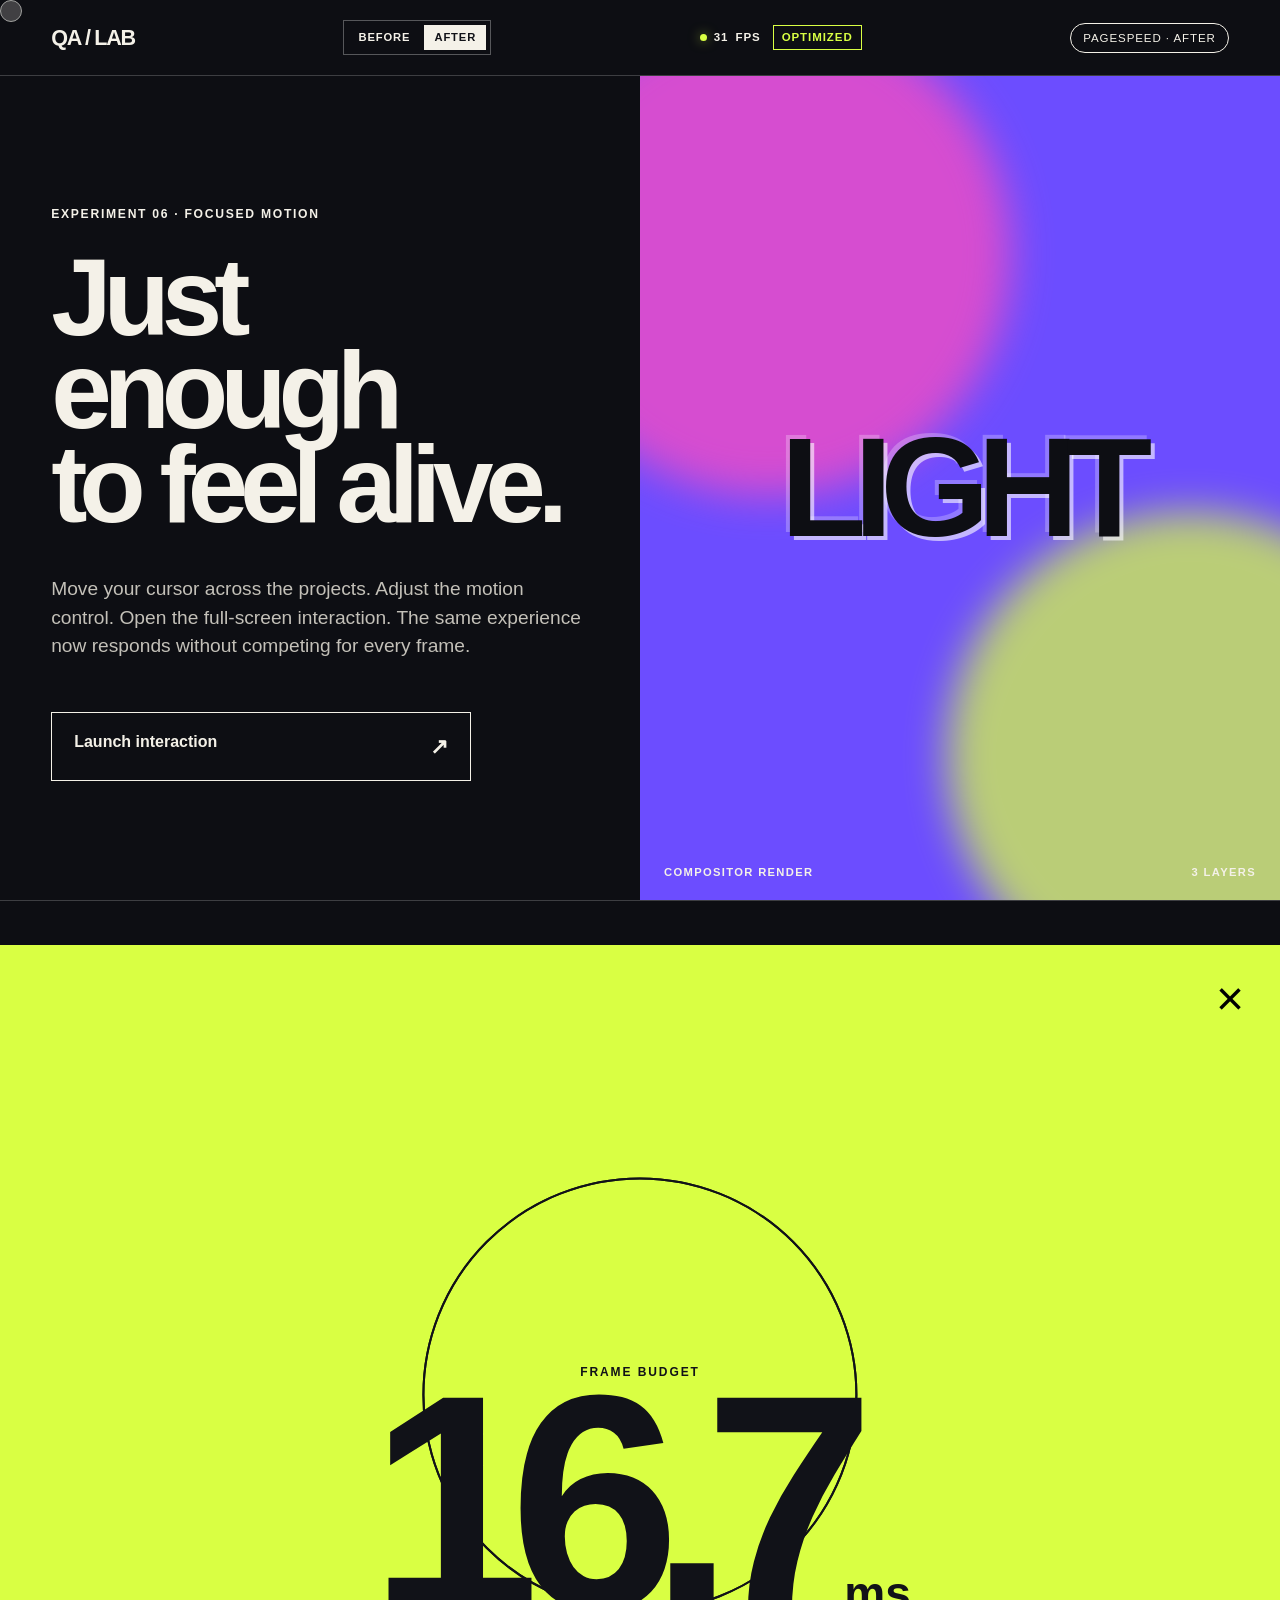
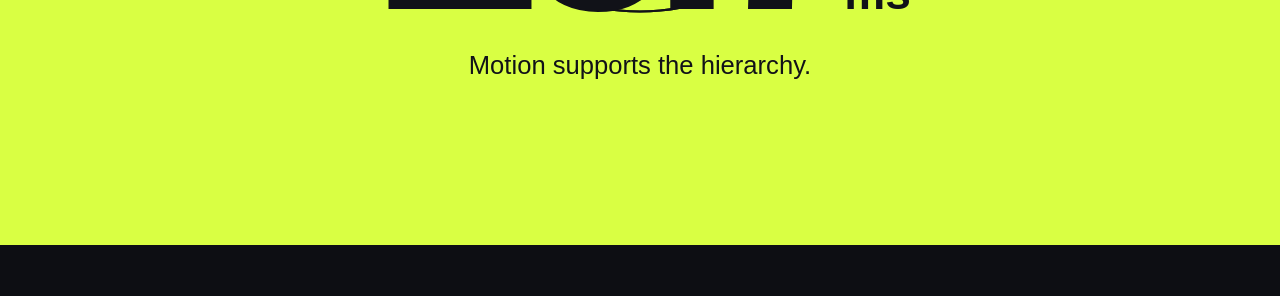
<file: optimized-interaction.html>
<!doctype html>
<html lang="en">
<head>
  <meta charset="utf-8">
  <meta name="viewport" content="width=device-width, initial-scale=1">
  <meta name="robots" content="noindex, nofollow">
  <title>Optimized Interaction — Portfolio QA Demo</title>
  <link rel="stylesheet" href="styles.css">
  <link rel="stylesheet" href="slow-interaction.css">
  <link rel="stylesheet" href="optimized-interaction.css">
</head>
<body class="slow-demo optimized-demo load-disabled">
  <div class="cursor-orbit" aria-hidden="true"><i></i></div>
  <header class="topbar slow-topbar">
    <a class="brand" href="index.html">QA / LAB</a>
    <nav class="comparison-switch" aria-label="PageSpeed comparison">
      <a href="slow-interaction.html">Before</a>
      <a href="optimized-interaction.html" aria-current="page">After</a>
    </nav>
    <div class="performance-readout" aria-live="polite">
      <span class="live-dot"></span>
      <span id="fps">60</span> FPS
      <span class="performance-state" id="performance-state">OPTIMIZED</span>
    </div>
    <span class="demo-label">PageSpeed · After</span>
  </header>

  <main>
    <section class="slow-hero">
      <div class="hero-copy">
        <p class="eyebrow">EXPERIMENT 06 · FOCUSED MOTION</p>
        <h1>Just enough<br>to feel alive.</h1>
        <p class="slow-lede">Move your cursor across the projects. Adjust the motion control. Open the full-screen interaction. The same experience now responds without competing for every frame.</p>
        <button class="launch-button" id="launch" type="button"><span id="launch-label">Launch interaction</span><b>↗</b></button>
      </div>
      <div class="kinetic-stage" id="stage" aria-label="Interactive abstract artwork">
        <div class="blur-sphere sphere-a"></div>
        <div class="blur-sphere sphere-b"></div>
        <div class="chrome-word">LIGHT</div>
        <div class="stage-caption"><span>COMPOSITOR RENDER</span><span>3 LAYERS</span></div>
      </div>
    </section>

    <section class="interaction-control">
      <div><p class="eyebrow">MOTION INTENSITY</p><strong id="intensity-value">40%</strong></div>
      <input id="intensity" type="range" min="20" max="100" value="40" aria-label="Motion intensity">
      <div class="load-actions"><p>Transform · Cursor response · Focused transition</p><span class="optimized-note">Long tasks removed</span></div>
    </section>

    <section class="slow-projects" aria-label="Interactive project cards">
      <article class="tilt-card card-one" tabindex="0"><span>01 / FINTECH</span><h2>Money,<br>made tangible.</h2><div class="card-art art-one"><i></i></div><p>Move cursor to tilt</p></article>
      <article class="tilt-card card-two" tabindex="0"><span>02 / MOBILITY</span><h2>Routes that<br>feel obvious.</h2><div class="card-art art-two"><i></i></div><p>Move cursor to tilt</p></article>
      <article class="tilt-card card-three" tabindex="0"><span>03 / WELLNESS</span><h2>Calm by<br>design.</h2><div class="card-art art-three"><i></i></div><p>Move cursor to tilt</p></article>
    </section>
  </main>

  <div class="interaction-modal" id="interaction-modal" aria-hidden="true">
    <button id="close-modal" type="button" aria-label="Close interaction">×</button>
    <div class="modal-rings" aria-hidden="true"><i></i><i></i></div>
    <div class="modal-copy"><span>FRAME BUDGET</span><strong>16.7<small>ms</small></strong><p>Motion supports the hierarchy.</p></div>
  </div>

  <script src="optimized-interaction.js"></script>
</body>
</html>
</file>
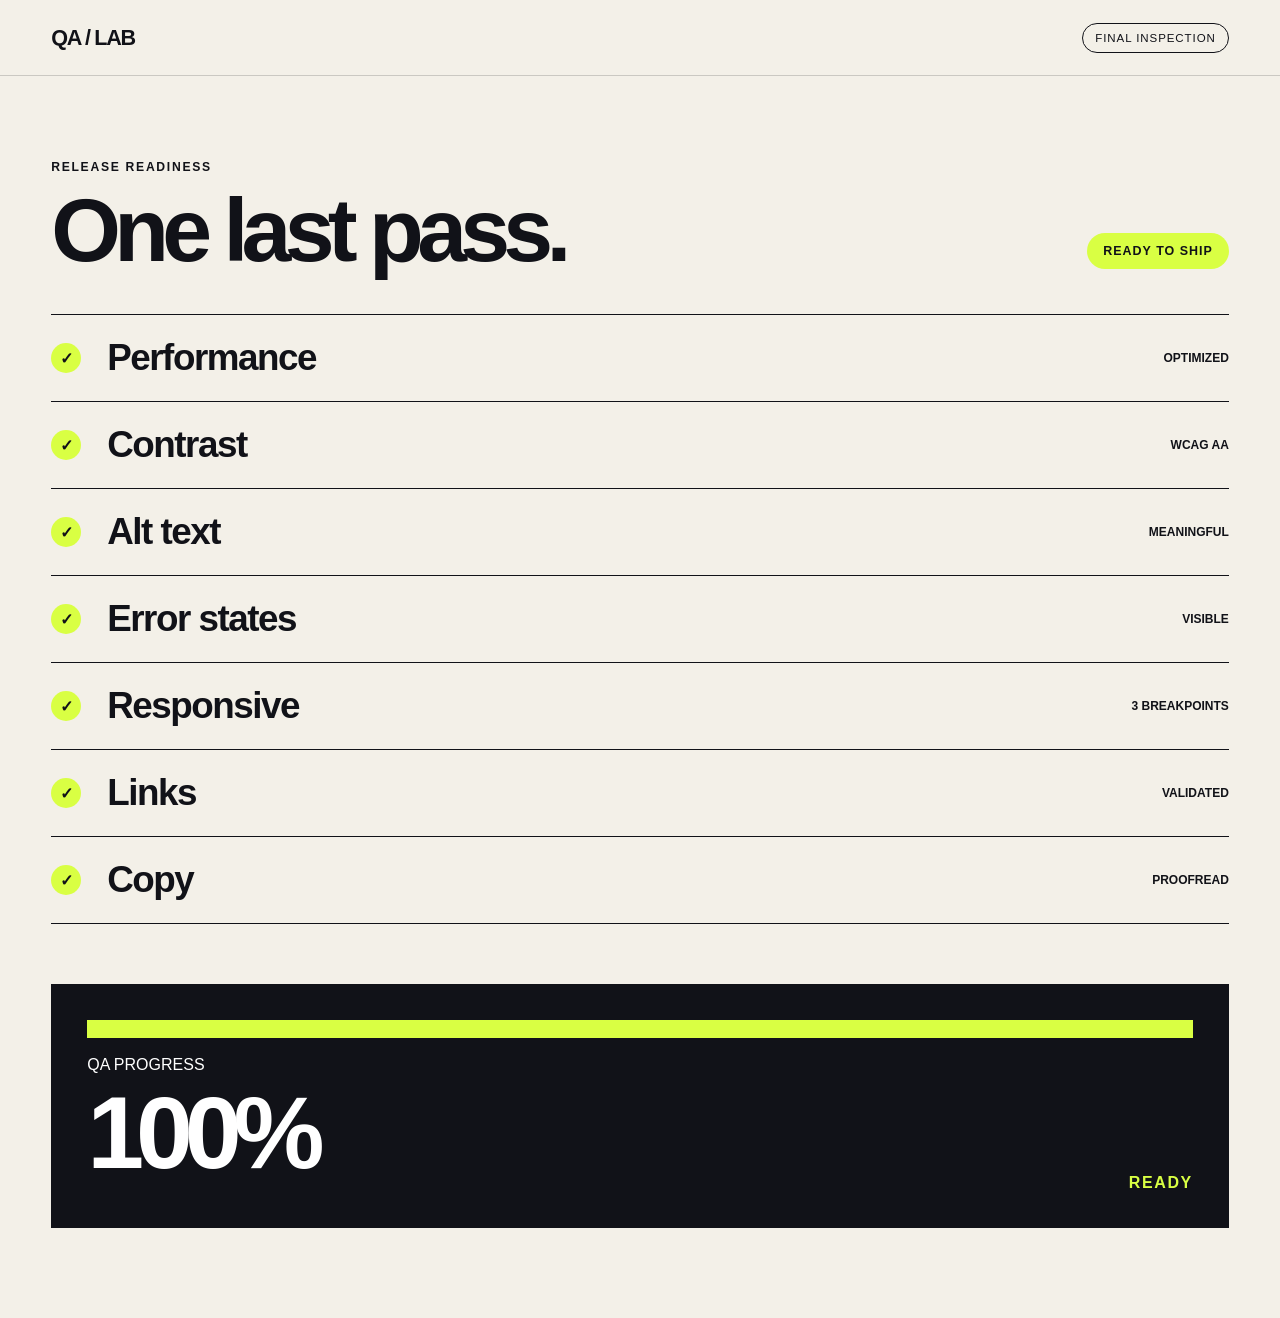
<file: qa-checklist.html>
<!doctype html>
<html lang="en">
<head><meta charset="utf-8"><meta name="viewport" content="width=device-width, initial-scale=1"><meta name="robots" content="noindex, nofollow"><title>QA Checklist — Portfolio QA Demo</title><link rel="stylesheet" href="styles.css"></head>
<body>
  <header class="topbar"><a class="brand" href="index.html">QA / LAB</a><span class="demo-label">Final inspection</span></header>
  <main class="case">
    <div class="case-head"><div><p class="eyebrow">RELEASE READINESS</p><h1>One last pass.</h1></div><span class="status-pill pass">READY TO SHIP</span></div>
    <section class="checklist" aria-label="Quality assurance checklist">
      <div class="check-row"><span class="check-icon">✓</span><strong>Performance</strong><span>OPTIMIZED</span></div>
      <div class="check-row"><span class="check-icon">✓</span><strong>Contrast</strong><span>WCAG AA</span></div>
      <div class="check-row"><span class="check-icon">✓</span><strong>Alt text</strong><span>MEANINGFUL</span></div>
      <div class="check-row"><span class="check-icon">✓</span><strong>Error states</strong><span>VISIBLE</span></div>
      <div class="check-row"><span class="check-icon">✓</span><strong>Responsive</strong><span>3 BREAKPOINTS</span></div>
      <div class="check-row"><span class="check-icon">✓</span><strong>Links</strong><span>VALIDATED</span></div>
      <div class="check-row"><span class="check-icon">✓</span><strong>Copy</strong><span>PROOFREAD</span></div>
    </section>
    <section class="progress-block" id="progress"><div class="progress-line"><div class="progress-fill"></div></div><div class="progress-meta"><div><span>QA PROGRESS</span><br><b>100%</b></div><span class="finished">READY</span></div></section>
  </main>
  <script>requestAnimationFrame(() => requestAnimationFrame(() => document.getElementById('progress').classList.add('ready')));</script>
</body>
</html>
</file>
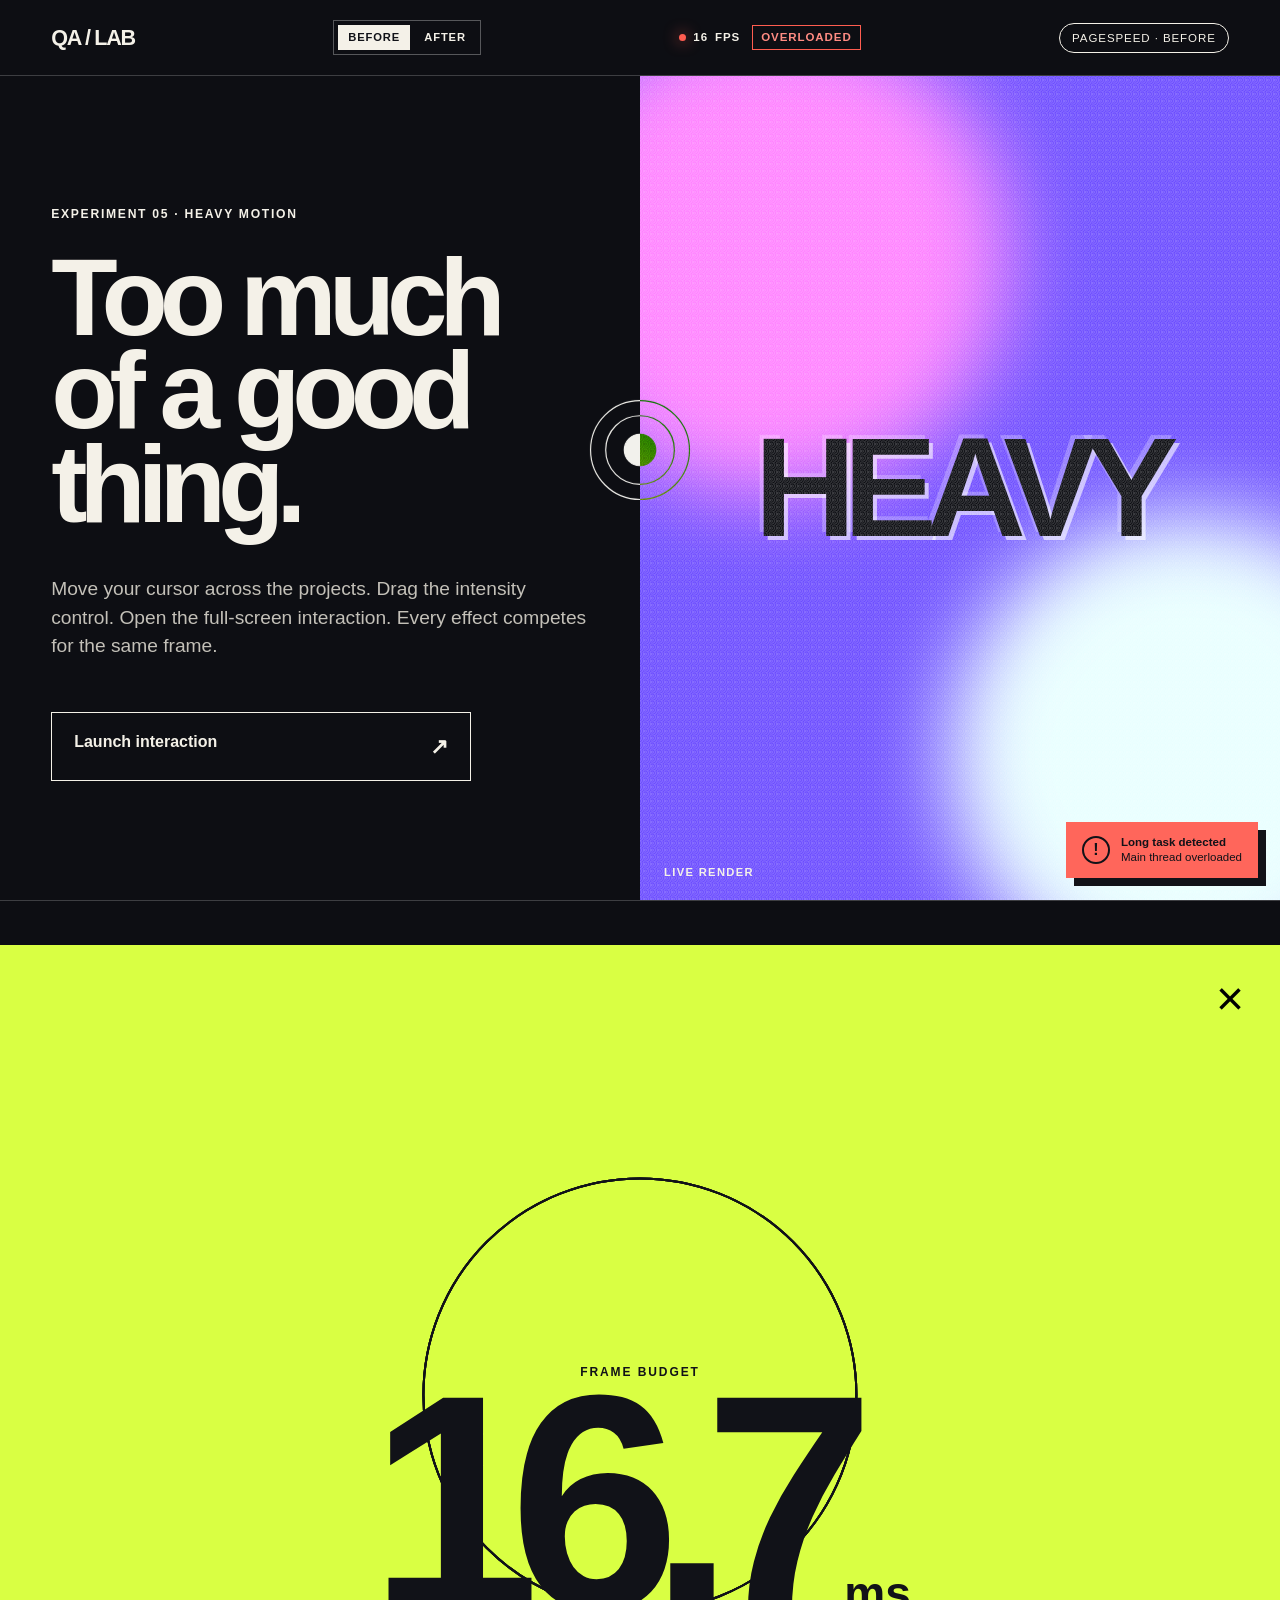
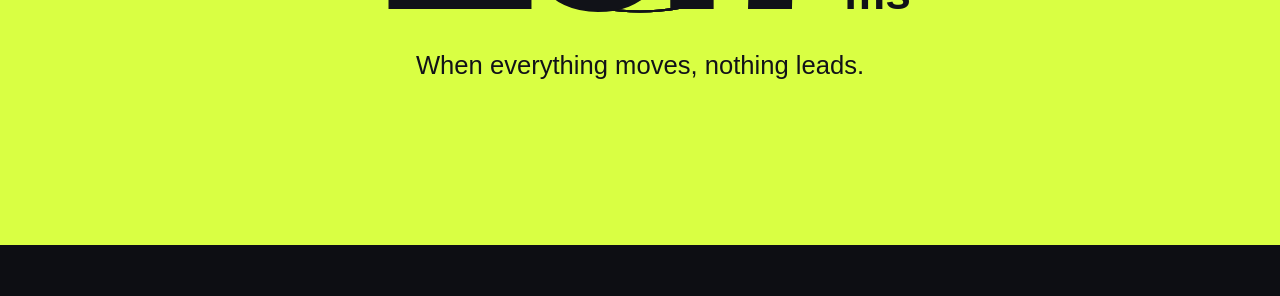
<file: slow-interaction.html>
<!doctype html>
<html lang="en">
<head>
  <meta charset="utf-8">
  <meta name="viewport" content="width=device-width, initial-scale=1">
  <meta name="robots" content="noindex, nofollow">
  <title>Slow Interaction — Portfolio QA Demo</title>
  <link rel="stylesheet" href="styles.css">
  <link rel="stylesheet" href="slow-interaction.css">
</head>
<body class="slow-demo">
  <div class="cursor-orbit" aria-hidden="true"><i></i><i></i><i></i></div>
  <header class="topbar slow-topbar">
    <a class="brand" href="index.html">QA / LAB</a>
    <nav class="comparison-switch" aria-label="PageSpeed comparison">
      <a href="slow-interaction.html" aria-current="page">Before</a>
      <a href="optimized-interaction.html">After</a>
    </nav>
    <div class="performance-readout" aria-live="polite">
      <span class="live-dot"></span>
      <span id="fps">60</span> FPS
      <span class="performance-state" id="performance-state">OVERLOADED</span>
    </div>
    <span class="demo-label">PageSpeed · Before</span>
  </header>

  <main>
    <section class="slow-hero">
      <div class="hero-copy">
        <p class="eyebrow">EXPERIMENT 05 · HEAVY MOTION</p>
        <h1>Too much<br>of a good thing.</h1>
        <p class="slow-lede">Move your cursor across the projects. Drag the intensity control. Open the full-screen interaction. Every effect competes for the same frame.</p>
        <button class="launch-button" id="launch" type="button"><span id="launch-label">Launch interaction</span><b>↗</b></button>
      </div>
      <div class="kinetic-stage" id="stage" aria-label="Interactive abstract artwork">
        <div class="blur-sphere sphere-a"></div>
        <div class="blur-sphere sphere-b"></div>
        <div class="chrome-word">HEAVY</div>
        <div class="grain"></div>
        <div class="stage-caption"><span>LIVE RENDER</span><span>12 LAYERS</span></div>
      </div>
    </section>

    <section class="interaction-control">
      <div><p class="eyebrow">MAIN-THREAD LOAD</p><strong id="intensity-value">92%</strong></div>
      <input id="intensity" type="range" min="20" max="100" value="92" aria-label="Main thread load">
      <div class="load-actions"><p>Blur · Parallax · Cursor trail · 3D tilt · Grain · Forced long tasks</p><button id="load-toggle" type="button" aria-pressed="true">Disable load</button></div>
    </section>

    <section class="slow-projects" aria-label="Interactive project cards">
      <article class="tilt-card card-one" tabindex="0"><span>01 / FINTECH</span><h2>Money,<br>made tangible.</h2><div class="card-art art-one"><i></i></div><p>Move cursor to tilt</p></article>
      <article class="tilt-card card-two" tabindex="0"><span>02 / MOBILITY</span><h2>Routes that<br>feel obvious.</h2><div class="card-art art-two"><i></i></div><p>Move cursor to tilt</p></article>
      <article class="tilt-card card-three" tabindex="0"><span>03 / WELLNESS</span><h2>Calm by<br>design.</h2><div class="card-art art-three"><i></i></div><p>Move cursor to tilt</p></article>
    </section>
  </main>

  <div class="interaction-modal" id="interaction-modal" aria-hidden="true">
    <button id="close-modal" type="button" aria-label="Close interaction">×</button>
    <div class="modal-rings" aria-hidden="true"><i></i><i></i><i></i><i></i></div>
    <div class="modal-copy"><span>FRAME BUDGET</span><strong>16.7<small>ms</small></strong><p>When everything moves, nothing leads.</p></div>
  </div>

  <div class="performance-warning"><span>!</span><p><b>Long task detected</b><br>Main thread overloaded</p></div>
  <script src="slow-interaction.js"></script>
</body>
</html>
</file>
<file: styles.css>
:root {
  --ink: #111218;
  --paper: #f3f0e8;
  --lime: #d9ff43;
  --violet: #7a5cff;
  --red: #df3d32;
  --green: #147a49;
  --line: rgba(17, 18, 24, .18);
}
* { box-sizing: border-box; }
html { background: var(--paper); color: var(--ink); font-family: Arial, Helvetica, sans-serif; }
body { margin: 0; min-height: 100vh; }
a { color: inherit; }
.topbar { height: 76px; padding: 0 4vw; display: flex; align-items: center; justify-content: space-between; border-bottom: 1px solid var(--line); }
.brand { font-weight: 900; letter-spacing: -.06em; text-decoration: none; font-size: 1.35rem; }
.demo-label { padding: 8px 12px; border: 1px solid currentColor; border-radius: 100px; font-size: .72rem; letter-spacing: .08em; text-transform: uppercase; }
.landing, .case { padding: 8vh 4vw 10vh; }
.eyebrow { font-size: .76rem; font-weight: 800; letter-spacing: .14em; }
h1 { margin: 18px 0 24px; max-width: 1050px; font-size: clamp(3.5rem, 8.6vw, 8.5rem); line-height: .86; letter-spacing: -.075em; }
.lede { max-width: 690px; font-size: clamp(1.1rem, 2vw, 1.65rem); line-height: 1.45; }
.route-grid { margin-top: 9vh; display: grid; grid-template-columns: repeat(4, 1fr); border: solid var(--ink); border-width: 1px 0 0 1px; }
.route-card { min-height: 245px; padding: 22px; display: flex; flex-direction: column; border: solid var(--ink); border-width: 0 1px 1px 0; text-decoration: none; transition: transform .2s, background .2s; }
.route-card:hover { background: var(--lime); transform: translateY(-5px); }
.route-card.bad { background: #ff8d83; }
.route-card.good { background: var(--lime); }
.route-card.slow { background: #111218; color: #fff; }
.route-card.slow:hover { background: var(--violet); }
.route-card span { font-size: .75rem; }
.route-card strong { margin-top: auto; font-size: 2rem; letter-spacing: -.05em; }
.route-card small { margin-top: 6px; }
.case-head { display: flex; align-items: end; justify-content: space-between; gap: 30px; margin-bottom: 45px; }
.case-head h1 { font-size: clamp(3rem, 7vw, 7rem); margin-bottom: 0; }
.status-pill { flex: none; padding: 11px 16px; border-radius: 100px; font-size: .78rem; font-weight: 800; letter-spacing: .08em; }
.status-pill.fail { background: #ff8d83; }
.status-pill.pass { background: var(--lime); }
.project-shell { border: 1px solid var(--ink); background: #fff; box-shadow: 14px 14px 0 var(--ink); }
.project-nav { padding: 18px 24px; display: flex; justify-content: space-between; border-bottom: 1px solid var(--ink); font-weight: 800; }
.project-links { display: flex; gap: 24px; }
.hero { padding: 7vw 5vw; display: grid; grid-template-columns: 1.25fr .75fr; gap: 4vw; align-items: center; background: #e8e5dc; }
.hero h2 { margin: 0; font-size: clamp(3rem, 7vw, 7.2rem); line-height: .88; letter-spacing: -.07em; }
.hero p { font-size: 1.15rem; line-height: 1.55; }
.poster { min-height: 420px; background: var(--violet); display: grid; place-items: center; overflow: hidden; }
.poster-shape { width: 72%; aspect-ratio: 1; background: var(--lime); border-radius: 48% 52% 42% 58%; transform: rotate(18deg); }
.metrics { display: grid; grid-template-columns: repeat(3, 1fr); }
.metric { padding: 28px; border: solid var(--ink); border-width: 1px 1px 0 0; }
.metric b { display: block; margin-top: 18px; font-size: 2.4rem; }
.low-contrast { color: #b8b8b8; }
.form-box { margin-top: 50px; padding: 30px; border-top: 1px solid var(--line); }
.field-label { display: block; margin-bottom: 9px; font-weight: 800; }
input { width: min(100%, 520px); padding: 15px; border: 2px solid var(--ink); font: inherit; }
input:focus { outline: 4px solid rgba(122,92,255,.3); }
.error-input { border-color: var(--red); }
.error-copy { color: #b42318; font-weight: 700; margin: 9px 0; }
.primary-button { display: inline-block; margin-top: 16px; padding: 14px 20px; border: 2px solid var(--ink); background: var(--ink); color: #fff; text-decoration: none; font-weight: 800; }
.primary-button:hover { background: var(--violet); }
.comparison-grid { display: grid; grid-template-columns: 1fr 1fr; gap: 24px; }
.panel { padding: 28px; border: 1px solid var(--ink); background: #fff; }
.panel h2 { margin-top: 0; font-size: 2rem; letter-spacing: -.04em; }
.tag { display: inline-block; padding: 5px 9px; border: 1px solid currentColor; border-radius: 100px; font-size: .7rem; font-weight: 800; }
.tag.fail { color: #a6231a; background: #ffe0dc; }
.tag.pass { color: #0f673d; background: #dff8e9; }
.issue-list { display: grid; gap: 18px; margin-top: 34px; }
.issue { padding: 22px; border: 1px solid var(--line); }
.issue-row { display: flex; justify-content: space-between; gap: 18px; align-items: center; }
.coming-card { min-height: 180px; display: grid; place-items: center; background: #e8e5dc; border: 1px dashed #767676; text-align: center; }
.browser-404 { padding: 35px; background: var(--ink); color: #fff; }
.browser-404 strong { display: block; font-size: 5rem; color: var(--lime); }
.copy-edit del { color: #9e2b25; }
.copy-edit ins { color: var(--green); text-decoration: none; font-weight: 800; }
.checklist { margin-top: 45px; border-top: 1px solid var(--ink); }
.check-row { display: grid; grid-template-columns: 56px 1fr auto; align-items: center; padding: 22px 0; border-bottom: 1px solid var(--ink); }
.check-icon { width: 30px; height: 30px; display: grid; place-items: center; border-radius: 50%; background: var(--lime); font-weight: 900; }
.check-row strong { font-size: clamp(1.3rem, 3vw, 2.3rem); letter-spacing: -.04em; }
.check-row span:last-child { font-size: .75rem; font-weight: 800; }
.progress-block { margin-top: 60px; padding: 36px; background: var(--ink); color: #fff; }
.progress-line { height: 18px; background: #35363d; overflow: hidden; }
.progress-fill { height: 100%; width: 0; background: var(--lime); transition: width 1.8s cubic-bezier(.2,.8,.2,1); }
.progress-block.ready .progress-fill { width: 100%; }
.progress-meta { margin-top: 18px; display: flex; justify-content: space-between; align-items: end; }
.progress-meta b { font-size: clamp(3rem, 8vw, 8rem); letter-spacing: -.08em; }
.finished { color: var(--lime); font-weight: 900; letter-spacing: .1em; }

/* Intentional BEFORE defects for demonstration. */
.before-page .project-shell { width: 1180px; }
.before-page .hero { grid-template-columns: 760px 330px; }
.before-page .poster-shape { animation: wobble .35s linear infinite alternate; }
.before-page .noisy-card { animation: pulse .45s infinite alternate; }
.before-page .form-box .error-input { border-color: var(--red); }
@keyframes wobble { to { transform: rotate(29deg) scale(1.08); } }
@keyframes pulse { to { filter: hue-rotate(80deg); transform: translateY(-4px); } }
@media (max-width: 860px) {
  .route-grid { grid-template-columns: 1fr 1fr; }
  .case-head { align-items: start; flex-direction: column; }
  body:not(.before-page) .hero { grid-template-columns: 1fr; }
  body:not(.before-page) .metrics { grid-template-columns: 1fr; }
  .comparison-grid { grid-template-columns: 1fr; }
}
@media (max-width: 520px) {
  .route-grid { grid-template-columns: 1fr; }
  .topbar { padding: 0 20px; }
  .landing, .case { padding-left: 20px; padding-right: 20px; }
  .project-links { display: none; }
  .poster { min-height: 300px; }
  .check-row { grid-template-columns: 46px 1fr; }
  .check-row span:last-child { display: none; }
  .progress-meta { align-items: start; flex-direction: column; }
}
@media (prefers-reduced-motion: reduce) {
  *, *::before, *::after { scroll-behavior: auto !important; animation-duration: .01ms !important; animation-iteration-count: 1 !important; transition-duration: .01ms !important; }
}

/* Isolated trust-state recording pages. */
.trust-page { background: #f3f0e8; }
.trust-case { padding: 7vh 4vw 10vh; }
.trust-heading { display: flex; align-items: end; justify-content: space-between; gap: 32px; margin-bottom: 42px; }
.trust-heading h1 { margin-bottom: 0; font-size: clamp(3.2rem, 7vw, 7.4rem); }
.project-stage { border: 1px solid var(--ink); background: #fff; box-shadow: 14px 14px 0 var(--ink); }
.project-stage-bar { display: flex; justify-content: space-between; padding: 15px 20px; border-bottom: 1px solid var(--ink); font-size: .72rem; font-weight: 900; letter-spacing: .1em; }
.feature-project { display: grid; grid-template-columns: 1.05fr .95fr; min-height: 540px; }
.feature-project-art { position: relative; min-height: 540px; overflow: hidden; background: #694cff; color: var(--ink); }
.art-index { position: absolute; left: 28px; top: 25px; z-index: 2; font-size: .8rem; font-weight: 900; }
.art-word { position: absolute; left: 5%; top: 50%; z-index: 2; transform: translateY(-50%); font-size: clamp(4rem, 10vw, 10rem); font-weight: 900; letter-spacing: -.1em; }
.art-disc { position: absolute; right: -5%; bottom: -24%; width: 55%; aspect-ratio: 1; border: 44px solid var(--lime); border-radius: 50%; }
.feature-project-copy { padding: clamp(36px, 5vw, 78px); display: flex; flex-direction: column; justify-content: center; }
.feature-project-copy h2 { margin: 12px 0 20px; max-width: 560px; font-size: clamp(2.7rem, 5.4vw, 5.8rem); line-height: .9; letter-spacing: -.065em; }
.feature-project-copy > p:not(.eyebrow) { max-width: 560px; font-size: 1.15rem; line-height: 1.55; }
.project-meta { display: grid; grid-template-columns: 1fr 1fr; gap: 20px; margin: 24px 0 36px; padding-top: 22px; border-top: 1px solid var(--line); }
.project-meta div { display: grid; gap: 6px; }
.project-meta dt { color: #68686e; font-size: .72rem; font-weight: 900; letter-spacing: .1em; text-transform: uppercase; }
.project-meta dd { margin: 0; font-weight: 800; }
.dead-action-row { display: flex; flex-wrap: wrap; align-items: center; gap: 13px; }
.dead-project-button { position: relative; min-width: 210px; padding: 17px 20px; display: flex; justify-content: space-between; border: 2px solid var(--ink); background: var(--ink); color: #fff; font: 800 1rem Arial, sans-serif; cursor: pointer; transition: transform .08s, box-shadow .08s; }
.dead-project-button::after { content: ""; position: absolute; inset: -8px; border: 2px solid var(--violet); opacity: 0; transform: scale(.92); pointer-events: none; }
.dead-project-button:active { transform: translate(3px, 3px); box-shadow: -3px -3px 0 var(--violet); }
.dead-project-button:active::after { opacity: 1; transform: scale(1); }
.dead-project-button:focus-visible { outline: 4px solid var(--lime); outline-offset: 4px; }
.qa-flag { padding: 10px 12px; border: 1px solid #a6231a; background: #ffe0dc; color: #8d1e17; font-size: .72rem; font-weight: 900; letter-spacing: .07em; }
.recording-note { margin: 34px 0 0; color: #55565d; font-size: .9rem; }
.recording-note span { color: var(--red); }

@media (max-width: 860px) {
  .trust-heading { align-items: start; flex-direction: column; }
  .feature-project { grid-template-columns: 1fr; }
  .feature-project-art { min-height: 420px; }
}

@media (max-width: 520px) {
  .trust-case { padding-left: 20px; padding-right: 20px; }
  .trust-heading h1 { font-size: 3.2rem; }
  .project-stage { box-shadow: 8px 8px 0 var(--ink); }
  .project-stage-bar { gap: 16px; }
  .project-stage-bar span:last-child { display: none; }
  .feature-project-art { min-height: 330px; }
  .feature-project-copy { padding: 30px 24px; }
  .project-meta { grid-template-columns: 1fr; }
  .dead-project-button { width: 100%; }
}

.destination-grid { display: grid; grid-template-columns: 1fr 1fr; gap: 24px; }
.destination-card { min-width: 0; border: 1px solid var(--ink); background: #fff; color: inherit; text-decoration: none; box-shadow: 10px 10px 0 var(--ink); }
.destination-art { position: relative; min-height: 360px; overflow: hidden; display: grid; place-items: center; border-bottom: 1px solid var(--ink); }
.destination-art > span { position: relative; z-index: 2; font-size: clamp(3.4rem, 8vw, 8rem); font-weight: 900; letter-spacing: -.09em; }
.destination-art i { position: absolute; display: block; }
.delta-art { background: #d7d3ca; color: #8b8983; filter: grayscale(1); }
.delta-art i { width: 44%; aspect-ratio: 1; border: 34px solid #aaa8a2; border-radius: 50%; }
.archive-art { background: #ff795f; }
.archive-art i { width: 60%; height: 32%; background: var(--lime); transform: rotate(-12deg); }
.destination-copy { padding: 26px; }
.destination-topline { display: flex; align-items: center; justify-content: space-between; gap: 12px; font-size: .72rem; font-weight: 900; letter-spacing: .08em; }
.destination-copy h2 { margin: 28px 0 10px; font-size: clamp(2.3rem, 4vw, 4.2rem); line-height: .92; letter-spacing: -.06em; }
.destination-copy p { max-width: 520px; min-height: 52px; font-size: 1rem; line-height: 1.5; }
.coming-status, .link-callout { min-height: 54px; margin-top: 26px; padding: 15px 17px; display: flex; align-items: center; justify-content: space-between; border: 2px solid var(--ink); font-weight: 900; }
.coming-status { border-color: #989792; color: #74736f; background: #eceae5; cursor: not-allowed; }
.destination-disabled { cursor: not-allowed; }
.destination-disabled:hover { transform: none; }
.destination-link { transition: transform .18s, box-shadow .18s; }
.destination-link:hover { transform: translate(-5px, -5px); box-shadow: 15px 15px 0 var(--ink); }
.destination-link:focus-visible { outline: 5px solid var(--violet); outline-offset: 5px; }

.copy-workspace { border: 1px solid var(--ink); background: #fff; box-shadow: 14px 14px 0 var(--ink); }
.copy-toolbar { min-height: 70px; padding: 12px 18px; display: flex; align-items: center; justify-content: space-between; gap: 18px; border-bottom: 1px solid var(--ink); font-size: .72rem; font-weight: 900; letter-spacing: .08em; }
.copy-toggle { display: flex; border: 1px solid var(--ink); }
.copy-toggle button { min-width: 100px; padding: 11px 16px; border: 0; background: #fff; color: var(--ink); font: 900 .78rem Arial, sans-serif; cursor: pointer; }
.copy-toggle button + button { border-left: 1px solid var(--ink); }
.copy-toggle button[aria-pressed="true"] { background: var(--ink); color: #fff; }
.copy-toggle button:focus-visible { position: relative; z-index: 2; outline: 4px solid var(--lime); }
.copy-document { min-height: 490px; grid-template-columns: 76px minmax(0, 850px); gap: clamp(26px, 5vw, 82px); align-content: center; padding: clamp(44px, 7vw, 100px); background: #f8f7f3; }
.copy-document:not([hidden]) { display: grid; }
.copy-document[hidden] { display: none; }
.copy-margin { display: flex; flex-direction: column; gap: 54px; padding-top: 90px; color: #9a9994; font-size: .75rem; font-weight: 900; }
.copy-document h2 { margin: 18px 0 32px; font-size: clamp(2.8rem, 5vw, 5.6rem); line-height: .95; letter-spacing: -.06em; }
.copy-document p { margin: 17px 0; font-size: clamp(1.1rem, 1.8vw, 1.55rem); line-height: 1.55; }
.copy-document mark { padding: 2px 4px; background: #ffc4bc; color: inherit; }
.after-copy mark { background: var(--lime); }
.copy-result { min-height: 78px; padding: 18px 24px; display: flex; justify-content: space-between; align-items: center; gap: 18px; border-top: 1px solid var(--ink); font-size: .76rem; font-weight: 900; letter-spacing: .08em; text-transform: uppercase; }
.copy-workspace[data-copy-state="after"] .copy-result { background: var(--lime); }
.copy-result strong { font-size: clamp(1rem, 2vw, 1.45rem); }

.recovery-page { min-height: 100vh; background: var(--ink); color: #fff; }
.recovery-page .topbar { border-color: rgba(255,255,255,.25); }
.recovery-shell { min-height: calc(100vh - 76px); display: grid; grid-template-columns: 1.1fr .9fr; }
.recovery-copy { padding: clamp(48px, 7vw, 112px) 4vw; display: flex; flex-direction: column; align-items: flex-start; justify-content: center; }
.recovery-code { color: var(--lime); font-size: clamp(6rem, 16vw, 16rem); line-height: .72; letter-spacing: -.1em; }
.recovery-copy h1 { margin: 34px 0 24px; font-size: clamp(3rem, 6vw, 6.7rem); }
.recovery-copy > p:not(.eyebrow) { max-width: 620px; color: #c7c5bd; font-size: 1.15rem; line-height: 1.6; }
.recovery-button { min-width: 280px; margin-top: 32px; padding: 18px 20px; display: flex; justify-content: space-between; border: 2px solid #fff; color: #fff; text-decoration: none; font-weight: 900; transition: background .18s, color .18s; }
.recovery-button:hover, .recovery-button:focus-visible { background: var(--lime); border-color: var(--lime); color: var(--ink); }
.recovery-button:focus-visible { outline: 4px solid #fff; outline-offset: 5px; }
.recovery-art { position: relative; min-height: 620px; overflow: hidden; background: #654cff; display: grid; place-items: center; }
.recovery-art b { position: relative; z-index: 2; font-size: clamp(4rem, 10vw, 10rem); line-height: .75; letter-spacing: -.08em; text-align: center; }
.broken-line { position: absolute; height: 34px; background: var(--lime); transform: rotate(-36deg); }
.line-one { width: 75%; left: -15%; top: 22%; }
.line-two { width: 72%; right: -20%; bottom: 18%; }
.broken-dot { position: absolute; width: 22%; aspect-ratio: 1; border: 26px solid #ff795f; border-radius: 50%; }
.dot-one { right: 7%; top: 5%; }
.dot-two { left: 5%; bottom: 4%; }

@media (max-width: 860px) {
  .destination-grid, .recovery-shell { grid-template-columns: 1fr; }
  .recovery-art { min-height: 480px; }
}

@media (max-width: 520px) {
  .destination-art { min-height: 280px; }
  .destination-copy { padding: 21px; }
  .destination-topline { align-items: start; flex-direction: column; }
  .copy-toolbar { align-items: stretch; flex-direction: column; }
  .copy-toggle, .copy-toggle button { width: 100%; }
  .copy-document { grid-template-columns: 1fr; padding: 42px 24px; }
  .copy-margin { display: none; }
  .copy-result { align-items: start; flex-direction: column; }
  .recovery-copy { padding: 54px 20px 70px; }
  .recovery-button { min-width: 0; width: 100%; }
  .recovery-art { min-height: 390px; }
}
</file>
<file: slow-interaction.css>
.slow-demo { background: #0d0e13; color: #f4f1e8; overflow-x: hidden; cursor: crosshair; }
.slow-topbar { position: relative; z-index: 20; border-color: rgba(255,255,255,.2); }
.comparison-switch { display: flex; gap: 4px; padding: 4px; border: 1px solid rgba(255,255,255,.3); }
.comparison-switch a { padding: 7px 10px; color: inherit; font: 800 .7rem/1 Arial; letter-spacing: .08em; text-decoration: none; text-transform: uppercase; }
.comparison-switch a[aria-current="page"] { background: #f4f1e8; color: #111218; }
.performance-readout { display: flex; align-items: center; gap: 7px; font: 800 .72rem/1 Arial; letter-spacing: .08em; }
.performance-state { margin-left: 5px; padding: 6px 8px; border: 1px solid #ff5d50; color: #ff8c83; }
.load-disabled .performance-state { border-color: var(--lime); color: var(--lime); }
.live-dot { width: 7px; height: 7px; border-radius: 50%; background: #ff5d50; box-shadow: 0 0 15px #ff5d50; animation: live-pulse .55s infinite alternate; }
.slow-hero { min-height: calc(100vh - 76px); display: grid; grid-template-columns: 1fr 1fr; }
.hero-copy { padding: 7vw 4vw; display: flex; flex-direction: column; align-items: flex-start; justify-content: center; }
.hero-copy h1 { font-size: clamp(4rem, 8.5vw, 9rem); }
.slow-lede { max-width: 600px; color: #c3c0b8; font-size: clamp(1rem,1.5vw,1.3rem); line-height: 1.5; }
.launch-button { margin-top: 32px; width: min(100%, 420px); padding: 20px 22px; border: 1px solid #f4f1e8; background: transparent; color: inherit; display: flex; justify-content: space-between; font: 800 1rem Arial; cursor: pointer; }
.launch-button:hover { color: #0d0e13; background: var(--lime); }
.launch-button b { font-size: 1.4rem; }
.kinetic-stage { position: relative; min-height: 720px; overflow: hidden; background: #6c4dff; isolation: isolate; transform-style: preserve-3d; }
.blur-sphere { position: absolute; width: 38vw; aspect-ratio: 1; border-radius: 50%; filter: blur(42px); mix-blend-mode: screen; will-change: transform; }
.sphere-a { left: -18%; top: -8%; background: #ff4dbe; animation: float-a 2.2s ease-in-out infinite alternate; }
.sphere-b { right: -24%; bottom: -12%; background: var(--lime); animation: float-b 1.7s ease-in-out infinite alternate; }
.chrome-word { position: absolute; inset: 0; display: grid; place-items: center; font-size: clamp(5rem, 11vw, 12rem); font-weight: 900; letter-spacing: -.09em; color: #0d0e13; text-shadow: 4px 4px 0 rgba(255,255,255,.6), -4px -4px 0 rgba(255,255,255,.25); animation: word-pump .65s cubic-bezier(.2,.8,.2,1) infinite alternate; }
.grain { position: absolute; inset: -100%; opacity: .25; background-image: repeating-radial-gradient(circle at 20% 30%, transparent 0, rgba(255,255,255,.8) 1px, transparent 2px); background-size: 7px 7px; animation: grain-shake .11s steps(2) infinite; pointer-events: none; }
.stage-caption { position: absolute; left: 24px; right: 24px; bottom: 22px; z-index: 3; display: flex; justify-content: space-between; font-size: .7rem; font-weight: 900; letter-spacing: .12em; }
.interaction-control { padding: 36px 4vw; display: grid; grid-template-columns: 240px minmax(260px,1fr) 330px; gap: 36px; align-items: center; border: solid rgba(255,255,255,.2); border-width: 1px 0; }
.interaction-control strong { font-size: 3.4rem; letter-spacing: -.06em; }
.interaction-control input { width: 100%; accent-color: var(--lime); }
.interaction-control p:last-child { color: #a9a6a0; line-height: 1.5; }
.load-actions { display: grid; gap: 12px; }
.load-actions p { margin: 0; color: #a9a6a0; line-height: 1.5; }
.load-actions button { justify-self: start; padding: 11px 15px; border: 1px solid rgba(255,255,255,.55); background: transparent; color: inherit; font: 800 .72rem/1 Arial; letter-spacing: .08em; text-transform: uppercase; cursor: pointer; }
.load-actions button:hover { background: var(--lime); color: #111218; border-color: var(--lime); }
.slow-projects { padding: 9vw 4vw; display: grid; grid-template-columns: repeat(3,1fr); gap: 20px; perspective: 900px; }
.tilt-card { position: relative; min-height: 590px; padding: 24px; border: 1px solid rgba(255,255,255,.35); overflow: hidden; transform-style: preserve-3d; transition: box-shadow .2s; will-change: transform; }
.tilt-card:hover { box-shadow: 0 35px 90px rgba(0,0,0,.7); }
.tilt-card > span { font-size: .7rem; font-weight: 900; letter-spacing: .1em; }
.tilt-card h2 { position: relative; z-index: 2; font-size: clamp(2.4rem,4vw,4.7rem); line-height: .9; letter-spacing: -.065em; transform: translateZ(55px); }
.tilt-card > p { position: absolute; bottom: 18px; font-size: .7rem; letter-spacing: .1em; text-transform: uppercase; }
.card-one { background: #ff684f; color: #151515; }
.card-two { background: #563ee9; }
.card-three { background: #d9ff43; color: #151515; }
.card-art { height: 280px; display: grid; place-items: center; transform: translateZ(80px); }
.card-art i { display: block; width: 62%; aspect-ratio: 1; animation: art-spin 1.6s linear infinite; }
.art-one i { background: #111218; clip-path: polygon(50% 0,100% 100%,0 100%); }
.art-two i { border: 38px solid var(--lime); border-radius: 50%; }
.art-three i { background: #7a5cff; border-radius: 18% 82% 32% 68%; }
.cursor-orbit { position: fixed; left: 0; top: 0; z-index: 50; width: 86px; height: 86px; pointer-events: none; mix-blend-mode: difference; will-change: transform; }
.cursor-orbit i { position: absolute; inset: 0; border: 1px solid #fff; border-radius: 50%; animation: orbit-spin .9s linear infinite; }
.cursor-orbit i:nth-child(2) { inset: 13px; animation-direction: reverse; }
.cursor-orbit i:nth-child(3) { inset: 29px; background: #fff; }
.performance-warning { position: fixed; z-index: 25; right: 22px; bottom: 22px; padding: 13px 16px; display: flex; gap: 11px; align-items: center; background: #ff665b; color: #111218; box-shadow: 8px 8px 0 #111218; transform: translateY(140%); transition: transform .35s; }
.performance-warning.visible { transform: translateY(0); }
.performance-warning > span { width: 28px; height: 28px; display: grid; place-items: center; border-radius: 50%; border: 2px solid currentColor; font-weight: 900; }
.performance-warning p { margin: 0; font-size: .72rem; line-height: 1.3; }
.interaction-modal { position: fixed; z-index: 100; inset: 0; background: #d9ff43; color: #111218; display: grid; place-items: center; transform: translateY(105%); transition: transform .55s cubic-bezier(.8,0,.2,1); overflow: hidden; }
.interaction-modal.open { transform: translateY(0); }
.interaction-modal button { position: absolute; z-index: 4; top: 25px; right: 30px; border: 0; background: transparent; font-size: 3rem; cursor: pointer; }
.modal-copy { position: relative; z-index: 2; text-align: center; }
.modal-copy span { font-size: .75rem; font-weight: 900; letter-spacing: .16em; }
.modal-copy strong { display: block; font-size: clamp(8rem,24vw,25rem); line-height: .8; letter-spacing: -.1em; }
.modal-copy small { font-size: .15em; letter-spacing: 0; }
.modal-copy p { font-size: clamp(1.2rem,2vw,2rem); }
.modal-rings i { position: absolute; left: 50%; top: 50%; width: 34vw; aspect-ratio: 1; border: 2px solid #111218; border-radius: 50%; transform: translate(-50%,-50%); animation: ring-pop 1.1s ease-out infinite; }
.modal-rings i:nth-child(2) { animation-delay: -.25s; }.modal-rings i:nth-child(3) { animation-delay: -.5s; }.modal-rings i:nth-child(4) { animation-delay: -.75s; }
@keyframes live-pulse { to { opacity:.25; } }
@keyframes float-a { to { transform: translate(32%,28%) scale(1.3); } }
@keyframes float-b { to { transform: translate(-28%,-32%) scale(.78); } }
@keyframes word-pump { to { transform: scale(1.07) rotate(-2deg); filter: blur(1.5px); } }
@keyframes grain-shake { to { transform: translate(4%,3%); } }
@keyframes art-spin { to { transform: rotate(360deg); } }
@keyframes orbit-spin { to { transform: rotate(360deg); } }
@keyframes ring-pop { from { transform: translate(-50%,-50%) scale(.2); opacity:1; } to { transform: translate(-50%,-50%) scale(2.8); opacity:0; } }
@media (max-width: 900px) {
  .slow-hero { grid-template-columns: 1fr; }
  .kinetic-stage { min-height: 70vh; }
  .slow-projects { grid-template-columns: 1fr; }
  .interaction-control { grid-template-columns: 1fr; }
  .cursor-orbit { display: none; }
  .comparison-switch { order: 3; }
}
</file>
<file: optimized-interaction.css>
.optimized-demo { cursor: auto; }
.optimized-demo .live-dot { background: var(--lime); box-shadow: 0 0 12px rgba(217,255,67,.55); animation: none; }
.optimized-demo .kinetic-stage { transform-style: flat; }
.optimized-demo .blur-sphere { filter: blur(20px); mix-blend-mode: normal; will-change: auto; }
.optimized-demo .sphere-a { opacity: .72; animation: float-a 9s ease-in-out infinite alternate; }
.optimized-demo .sphere-b { opacity: .72; animation: float-b 11s ease-in-out infinite alternate; }
.optimized-demo .chrome-word { animation: none; }
.optimized-demo .tilt-card { will-change: auto; transition: transform .16s ease-out, box-shadow .2s ease; }
.optimized-demo .card-art i { animation: art-spin 12s linear infinite; }
.optimized-demo .cursor-orbit { width: 22px; height: 22px; opacity: .65; will-change: transform; }
.optimized-demo .cursor-orbit i { inset: 0; animation: none; background: rgba(255,255,255,.35); }
.optimized-demo .modal-rings i { animation-duration: 2.4s; }
.optimized-demo .interaction-modal { transition-duration: .35s; }
.optimized-note { justify-self: start; padding: 9px 12px; background: var(--lime); color: #111218; font: 900 .7rem/1 Arial; letter-spacing: .08em; text-transform: uppercase; }
@media (prefers-reduced-motion: reduce) {
  .optimized-demo *, .optimized-demo *::before, .optimized-demo *::after { animation-duration: .01ms !important; animation-iteration-count: 1 !important; scroll-behavior: auto !important; transition-duration: .01ms !important; }
}
</file>
